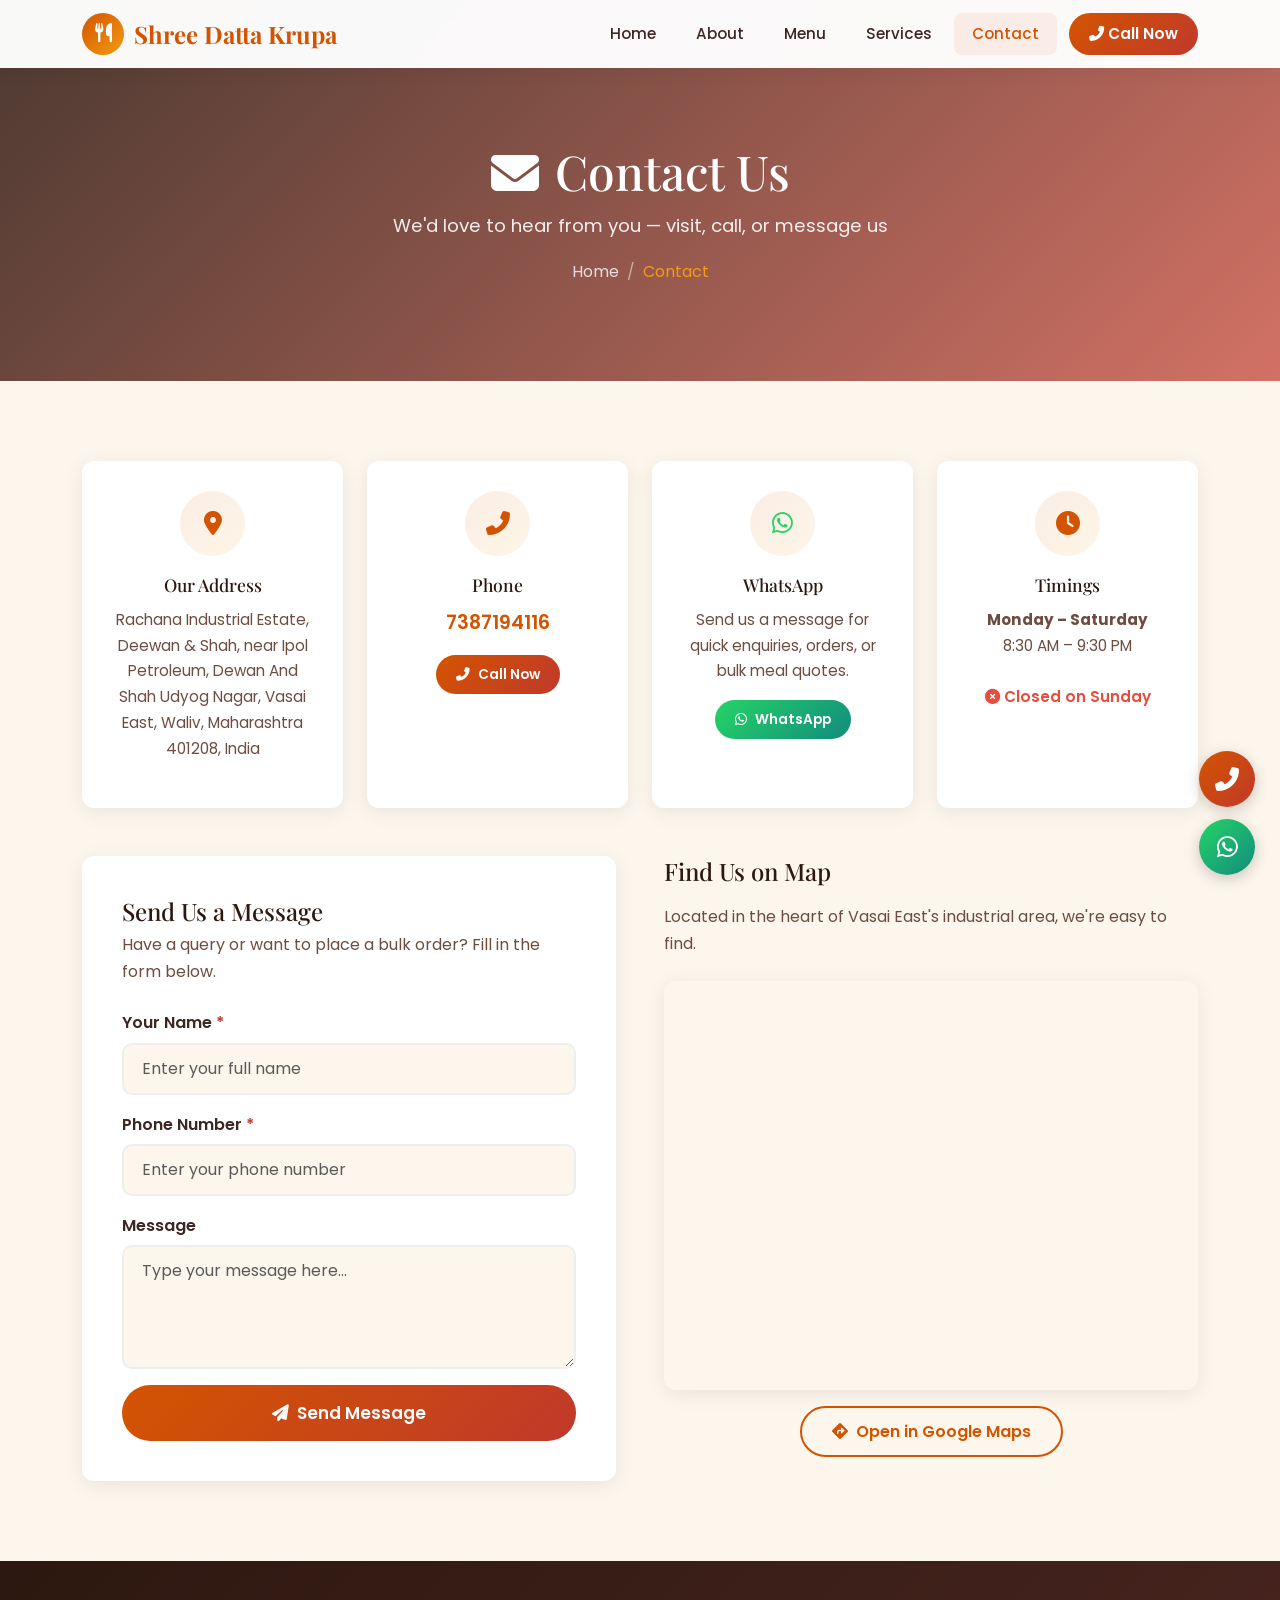
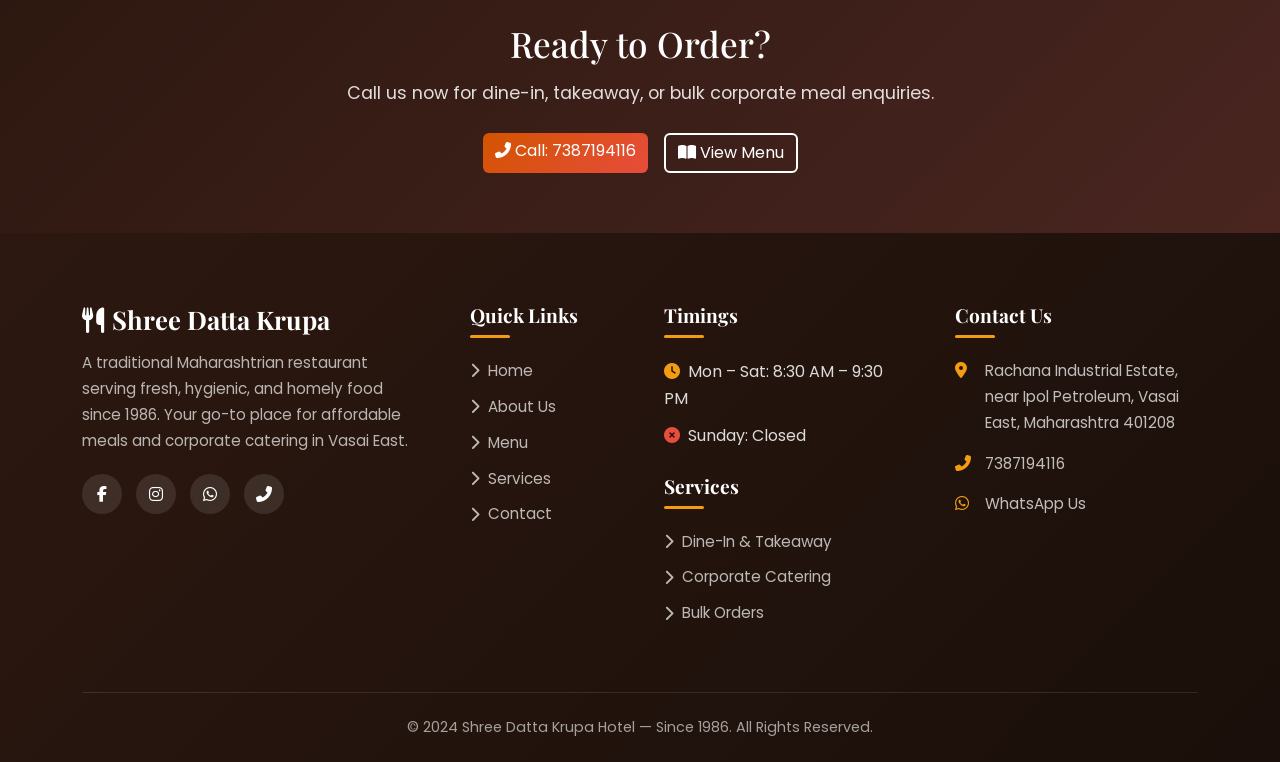
<file: contact.html>
<!DOCTYPE html>
<html lang="en">
<head>
  <meta charset="UTF-8">
  <meta name="viewport" content="width=device-width, initial-scale=1.0">
  <meta name="description" content="Contact Shree Datta Krupa Hotel — Address, Phone, WhatsApp, Map & Timings. Vasai East, Maharashtra 401208.">
  <title>Contact Us — Shree Datta Krupa Hotel</title>

  <link rel="icon" type="image/svg+xml" href="images/favicon.svg">
  <link rel="preconnect" href="https://fonts.googleapis.com">
  <link rel="preconnect" href="https://fonts.gstatic.com" crossorigin>
  <link href="https://fonts.googleapis.com/css2?family=Playfair+Display:wght@400;600;700;800&family=Poppins:wght@300;400;500;600;700&display=swap" rel="stylesheet">
  <link href="https://cdn.jsdelivr.net/npm/bootstrap@5.3.2/dist/css/bootstrap.min.css" rel="stylesheet">
  <link rel="stylesheet" href="https://cdnjs.cloudflare.com/ajax/libs/font-awesome/6.5.1/css/all.min.css">
  <link rel="stylesheet" href="css/style.css">
</head>
<body>

  <!-- Preloader -->
  <div class="preloader" id="preloader">
    <div class="preloader-spinner"></div>
  </div>

  <!-- ========== NAVBAR ========== -->
  <nav class="navbar navbar-expand-lg fixed-top" id="mainNavbar">
    <div class="container">
      <a class="navbar-brand" href="index.html">
        <span class="brand-icon"><i class="fas fa-utensils"></i></span>
        Shree Datta Krupa
      </a>
      <button class="navbar-toggler" type="button" data-bs-toggle="collapse" data-bs-target="#navMenu">
        <i class="fas fa-bars" style="color: var(--primary); font-size: 1.4rem;"></i>
      </button>
      <div class="collapse navbar-collapse" id="navMenu">
        <ul class="navbar-nav ms-auto align-items-center gap-1">
          <li class="nav-item"><a class="nav-link" href="index.html">Home</a></li>
          <li class="nav-item"><a class="nav-link" href="about.html">About</a></li>
          <li class="nav-item"><a class="nav-link" href="menu.html">Menu</a></li>
          <li class="nav-item"><a class="nav-link" href="services.html">Services</a></li>
          <li class="nav-item"><a class="nav-link active" href="contact.html">Contact</a></li>
          <li class="nav-item ms-lg-2">
            <a class="nav-link nav-call-btn" href="tel:7387194116">
              <i class="fas fa-phone-alt"></i> Call Now
            </a>
          </li>
        </ul>
      </div>
    </div>
  </nav>

  <!-- ========== PAGE HEADER ========== -->
  <section class="page-header" style="background-image: linear-gradient(135deg, rgba(44,24,16,0.85), rgba(192,57,43,0.7)), url('https://images.unsplash.com/photo-1555396273-367ea4eb4db5?w=1600&q=80');">
    <div class="container">
      <h1><i class="fas fa-envelope me-3"></i>Contact Us</h1>
      <p class="mt-2">We'd love to hear from you — visit, call, or message us</p>
      <nav aria-label="breadcrumb" class="mt-3">
        <ol class="breadcrumb justify-content-center" style="--bs-breadcrumb-divider-color: rgba(255,255,255,0.5);">
          <li class="breadcrumb-item"><a href="index.html" style="color: rgba(255,255,255,0.8);">Home</a></li>
          <li class="breadcrumb-item active" style="color: var(--gold);">Contact</li>
        </ol>
      </nav>
    </div>
  </section>

  <!-- ========== CONTACT CARDS ========== -->
  <section class="section-padding" style="background: var(--cream);">
    <div class="container">

      <div class="row g-4 mb-5">
        <!-- Address -->
        <div class="col-lg-3 col-md-6 fade-up">
          <div class="contact-card">
            <div class="card-icon">
              <i class="fas fa-map-marker-alt"></i>
            </div>
            <h5>Our Address</h5>
            <p>Rachana Industrial Estate, Deewan &amp; Shah, near Ipol Petroleum, Dewan And Shah Udyog Nagar, Vasai East, Waliv, Maharashtra 401208, India</p>
          </div>
        </div>
        <!-- Phone -->
        <div class="col-lg-3 col-md-6 fade-up">
          <div class="contact-card">
            <div class="card-icon">
              <i class="fas fa-phone-alt"></i>
            </div>
            <h5>Phone</h5>
            <p style="font-size: 1.2rem; font-weight: 600;">
              <a href="tel:7387194116" style="color: var(--primary);">7387194116</a>
            </p>
            <a href="tel:7387194116" class="btn-primary-custom" style="font-size: 0.85rem; padding: 8px 20px;">
              <i class="fas fa-phone-alt"></i> Call Now
            </a>
          </div>
        </div>
        <!-- WhatsApp -->
        <div class="col-lg-3 col-md-6 fade-up">
          <div class="contact-card">
            <div class="card-icon" style="color: #25d366;">
              <i class="fab fa-whatsapp"></i>
            </div>
            <h5>WhatsApp</h5>
            <p>Send us a message for quick enquiries, orders, or bulk meal quotes.</p>
            <a href="https://wa.me/917387194116?text=Hi%2C%20I%20would%20like%20to%20enquire%20about%20your%20services." target="_blank" class="btn-primary-custom" style="font-size: 0.85rem; padding: 8px 20px; background: linear-gradient(135deg, #25d366, #128c7e);">
              <i class="fab fa-whatsapp"></i> WhatsApp
            </a>
          </div>
        </div>
        <!-- Timings -->
        <div class="col-lg-3 col-md-6 fade-up">
          <div class="contact-card">
            <div class="card-icon">
              <i class="fas fa-clock"></i>
            </div>
            <h5>Timings</h5>
            <p>
              <strong>Monday – Saturday</strong><br>
              8:30 AM – 9:30 PM<br><br>
              <span style="color: #e74c3c; font-weight: 600;">
                <i class="fas fa-times-circle me-1"></i>Closed on Sunday
              </span>
            </p>
          </div>
        </div>
      </div>

      <!-- Contact Form & Map -->
      <div class="row g-5">

        <!-- Contact Form -->
        <div class="col-lg-6 fade-left">
          <div class="contact-form">
            <h3 class="mb-1" style="font-size: 1.5rem;">Send Us a Message</h3>
            <p class="mb-4" style="color: var(--text-light);">Have a query or want to place a bulk order? Fill in the form below.</p>
            <form id="contactForm" onsubmit="return handleContactForm(event)">
              <input type="hidden" name="access_key" value="f7a0f46e-76e7-474e-92cc-b07341b58743">
              <input type="hidden" name="subject" value="New Contact Form Message — Shree Datta Krupa Hotel Website">
              <input type="hidden" name="from_name" value="Shree Datta Krupa Hotel Website">
              <input type="checkbox" name="botcheck" style="display: none;">
              <div class="mb-3">
                <label for="contactName" class="form-label">Your Name <span style="color: var(--accent);">*</span></label>
                <input type="text" class="form-control" id="contactName" name="name" placeholder="Enter your full name" required>
              </div>
              <div class="mb-3">
                <label for="contactPhone" class="form-label">Phone Number <span style="color: var(--accent);">*</span></label>
                <input type="tel" class="form-control" id="contactPhone" name="phone" placeholder="Enter your phone number" pattern="[0-9]{10}" required>
              </div>
              <div class="mb-3">
                <label for="contactMessage" class="form-label">Message</label>
                <textarea class="form-control" id="contactMessage" name="message" rows="4" placeholder="Type your message here..."></textarea>
              </div>
              <button type="submit" id="submitBtn" class="btn-primary-custom w-100 justify-content-center" style="padding: 14px; font-size: 1.05rem;">
                <i class="fas fa-paper-plane"></i> Send Message
              </button>
            </form>
            <div id="formSuccess" class="mt-3 text-center" style="display: none;">
              <div style="background: #d4edda; color: #155724; padding: 15px; border-radius: 10px;">
                <i class="fas fa-check-circle me-2"></i>Thank you! Your message has been sent to our email. We'll get back to you soon.
              </div>
            </div>
            <div id="formError" class="mt-3 text-center" style="display: none;">
              <div style="background: #f8d7da; color: #721c24; padding: 15px; border-radius: 10px;">
                <i class="fas fa-exclamation-circle me-2"></i>Oops! Something went wrong. Please try again or <a href="https://wa.me/917387194116?text=Hi%2C%20I%20tried%20contacting%20via%20website%20form." target="_blank" style="color: #721c24; font-weight: 600;">message us on WhatsApp</a>.
              </div>
            </div>
          </div>
        </div>

        <!-- Map -->
        <div class="col-lg-6 fade-right">
          <h3 class="mb-3" style="font-size: 1.5rem;">Find Us on Map</h3>
          <p class="mb-4" style="color: var(--text-light);">Located in the heart of Vasai East's industrial area, we're easy to find.</p>
          <div class="map-wrapper">
            <iframe
              src="https://maps.google.com/maps?q=Shree+Datta+Krupa+Hotel%2C+Rachana+Industrial+Estate%2C+Vasai+East%2C+Maharashtra+401208&t=&z=17&ie=UTF8&iwloc=B&output=embed"
              allowfullscreen=""
              loading="lazy"
              referrerpolicy="no-referrer-when-downgrade"
              title="Shree Datta Krupa Hotel Location">
            </iframe>
          </div>
          <div class="mt-3 text-center">
            <a href="https://maps.google.com/?q=Shree+Datta+Krupa+Hotel%2C+Rachana+Industrial+Estate%2C+Vasai+East%2C+Maharashtra+401208" target="_blank" class="btn-outline-custom">
              <i class="fas fa-directions"></i> Open in Google Maps
            </a>
          </div>
        </div>

      </div>
    </div>
  </section>

  <!-- ========== CTA ========== -->
  <section class="trust-banner">
    <div class="container text-center">
      <h2>Ready to Order?</h2>
      <p>Call us now for dine-in, takeaway, or bulk corporate meal enquiries.</p>
      <div class="mt-4 d-flex justify-content-center gap-3 flex-wrap">
        <a href="tel:7387194116" class="btn btn-hero-primary">
          <i class="fas fa-phone-alt"></i> Call: 7387194116
        </a>
        <a href="menu.html" class="btn btn-hero-outline">
          <i class="fas fa-book-open"></i> View Menu
        </a>
      </div>
    </div>
  </section>

  <!-- ========== FOOTER ========== -->
  <footer class="site-footer">
    <div class="container">
      <div class="row g-5">
        <div class="col-lg-4">
          <h3 class="footer-brand"><i class="fas fa-utensils me-2"></i>Shree Datta Krupa</h3>
          <p class="footer-desc">A traditional Maharashtrian restaurant serving fresh, hygienic, and homely food since 1986. Your go-to place for affordable meals and corporate catering in Vasai East.</p>
          <div class="footer-social">
            <a href="#" aria-label="Facebook"><i class="fab fa-facebook-f"></i></a>
            <a href="#" aria-label="Instagram"><i class="fab fa-instagram"></i></a>
            <a href="https://wa.me/917387194116" aria-label="WhatsApp"><i class="fab fa-whatsapp"></i></a>
            <a href="tel:7387194116" aria-label="Phone"><i class="fas fa-phone-alt"></i></a>
          </div>
        </div>
        <div class="col-lg-2 col-md-4">
          <h5 class="footer-heading">Quick Links</h5>
          <ul class="footer-links">
            <li><a href="index.html"><i class="fas fa-chevron-right"></i> Home</a></li>
            <li><a href="about.html"><i class="fas fa-chevron-right"></i> About Us</a></li>
            <li><a href="menu.html"><i class="fas fa-chevron-right"></i> Menu</a></li>
            <li><a href="services.html"><i class="fas fa-chevron-right"></i> Services</a></li>
            <li><a href="contact.html"><i class="fas fa-chevron-right"></i> Contact</a></li>
          </ul>
        </div>
        <div class="col-lg-3 col-md-4">
          <h5 class="footer-heading">Timings</h5>
          <ul class="footer-links">
            <li><i class="fas fa-clock" style="color: var(--gold);"></i>&nbsp; Mon – Sat: 8:30 AM – 9:30 PM</li>
            <li><i class="fas fa-times-circle" style="color: #e74c3c;"></i>&nbsp; Sunday: Closed</li>
          </ul>
          <h5 class="footer-heading mt-4">Services</h5>
          <ul class="footer-links">
            <li><a href="services.html"><i class="fas fa-chevron-right"></i> Dine-In & Takeaway</a></li>
            <li><a href="services.html"><i class="fas fa-chevron-right"></i> Corporate Catering</a></li>
            <li><a href="services.html"><i class="fas fa-chevron-right"></i> Bulk Orders</a></li>
          </ul>
        </div>
        <div class="col-lg-3 col-md-4">
          <h5 class="footer-heading">Contact Us</h5>
          <div class="footer-contact-item">
            <i class="fas fa-map-marker-alt"></i>
            <span>Rachana Industrial Estate, near Ipol Petroleum, Vasai East, Maharashtra 401208</span>
          </div>
          <div class="footer-contact-item">
            <i class="fas fa-phone-alt"></i>
            <span><a href="tel:7387194116" style="color: inherit;">7387194116</a></span>
          </div>
          <div class="footer-contact-item">
            <i class="fab fa-whatsapp"></i>
            <span><a href="https://wa.me/917387194116" style="color: inherit;">WhatsApp Us</a></span>
          </div>
        </div>
      </div>
      <div class="footer-bottom">
        <p>&copy; 2024 Shree Datta Krupa Hotel — Since 1986. All Rights Reserved.</p>
      </div>
    </div>
  </footer>

  <!-- ========== FLOATING BUTTONS ========== -->
  <div class="floating-btns">
    <button class="float-btn float-btn-top" id="scrollTopBtn" aria-label="Scroll to top" onclick="window.scrollTo({top: 0, behavior: 'smooth'})">
      <i class="fas fa-arrow-up"></i>
    </button>
    <a href="tel:7387194116" class="float-btn float-btn-call" aria-label="Call Now">
      <i class="fas fa-phone-alt"></i>
    </a>
    <a href="https://wa.me/917387194116?text=Hi%2C%20I%20would%20like%20to%20enquire%20about%20your%20services." target="_blank" class="float-btn float-btn-whatsapp" aria-label="WhatsApp">
      <i class="fab fa-whatsapp"></i>
    </a>
  </div>

  <script src="https://cdn.jsdelivr.net/npm/bootstrap@5.3.2/dist/js/bootstrap.bundle.min.js"></script>
  <script src="js/main.js"></script>
</body>
</html>
</file>
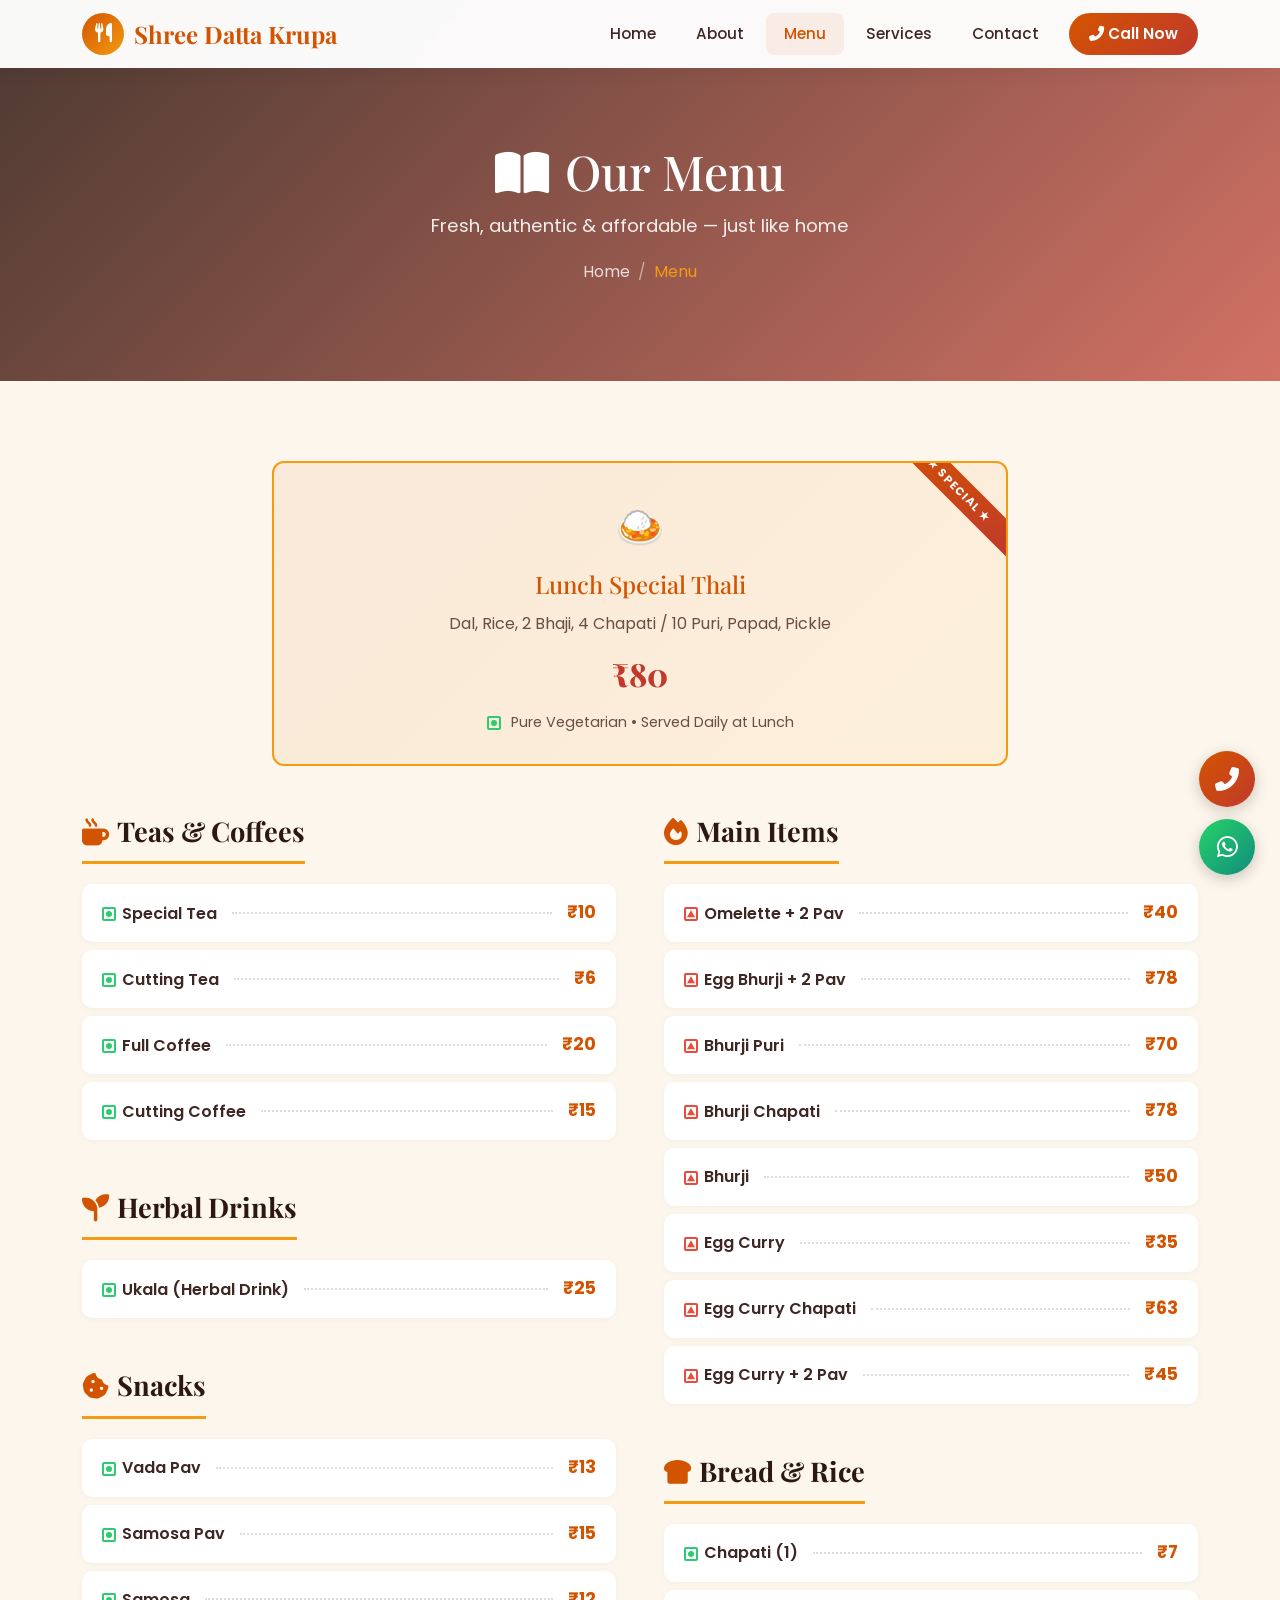
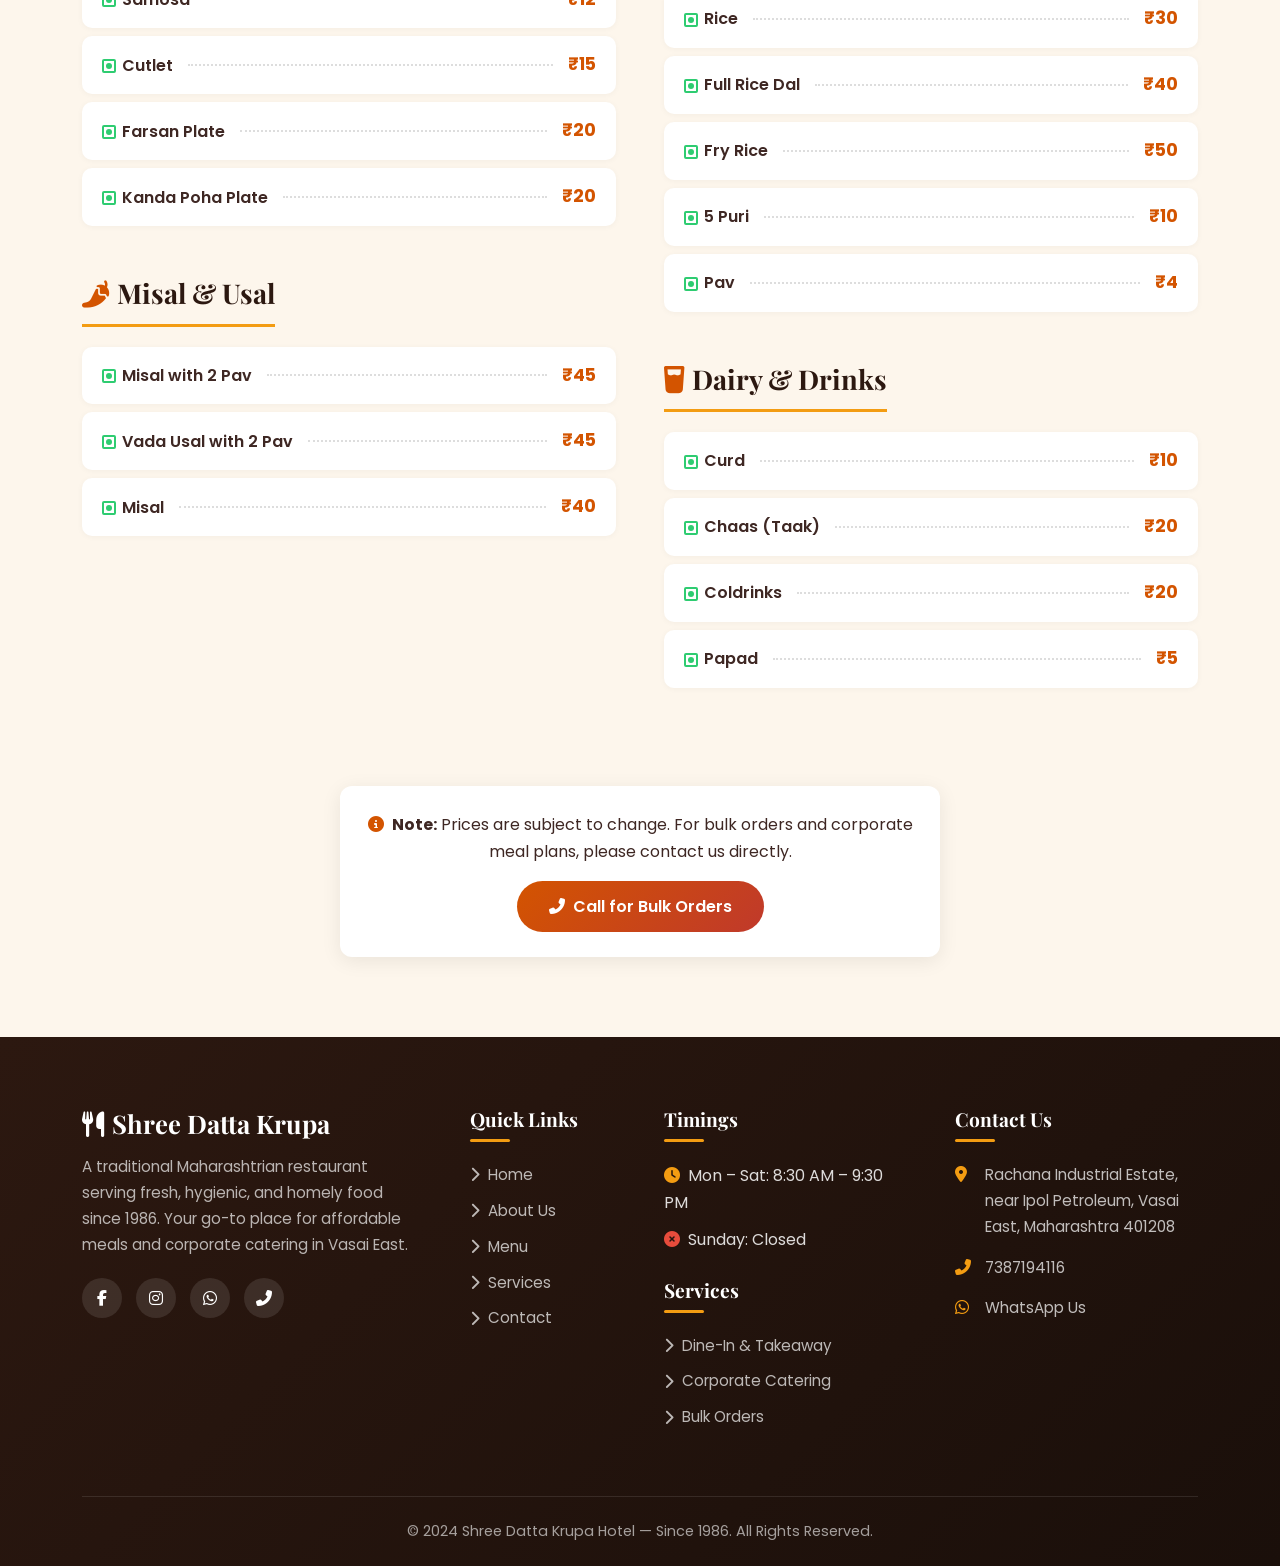
<file: menu.html>
<!DOCTYPE html>
<html lang="en">
<head>
  <meta charset="UTF-8">
  <meta name="viewport" content="width=device-width, initial-scale=1.0">
  <meta name="description" content="Menu of Shree Datta Krupa Hotel — Tea, Coffee, Snacks, Misal, Lunch Thali, Egg Items and more. Affordable prices.">
  <title>Menu — Shree Datta Krupa Hotel</title>

  <link rel="icon" type="image/svg+xml" href="images/favicon.svg">
  <link rel="preconnect" href="https://fonts.googleapis.com">
  <link rel="preconnect" href="https://fonts.gstatic.com" crossorigin>
  <link href="https://fonts.googleapis.com/css2?family=Playfair+Display:wght@400;600;700;800&family=Poppins:wght@300;400;500;600;700&display=swap" rel="stylesheet">
  <link href="https://cdn.jsdelivr.net/npm/bootstrap@5.3.2/dist/css/bootstrap.min.css" rel="stylesheet">
  <link rel="stylesheet" href="https://cdnjs.cloudflare.com/ajax/libs/font-awesome/6.5.1/css/all.min.css">
  <link rel="stylesheet" href="css/style.css">
</head>
<body>

  <!-- Preloader -->
  <div class="preloader" id="preloader">
    <div class="preloader-spinner"></div>
  </div>

  <!-- ========== NAVBAR ========== -->
  <nav class="navbar navbar-expand-lg fixed-top" id="mainNavbar">
    <div class="container">
      <a class="navbar-brand" href="index.html">
        <span class="brand-icon"><i class="fas fa-utensils"></i></span>
        Shree Datta Krupa
      </a>
      <button class="navbar-toggler" type="button" data-bs-toggle="collapse" data-bs-target="#navMenu">
        <i class="fas fa-bars" style="color: var(--primary); font-size: 1.4rem;"></i>
      </button>
      <div class="collapse navbar-collapse" id="navMenu">
        <ul class="navbar-nav ms-auto align-items-center gap-1">
          <li class="nav-item"><a class="nav-link" href="index.html">Home</a></li>
          <li class="nav-item"><a class="nav-link" href="about.html">About</a></li>
          <li class="nav-item"><a class="nav-link active" href="menu.html">Menu</a></li>
          <li class="nav-item"><a class="nav-link" href="services.html">Services</a></li>
          <li class="nav-item"><a class="nav-link" href="contact.html">Contact</a></li>
          <li class="nav-item ms-lg-2">
            <a class="nav-link nav-call-btn" href="tel:7387194116">
              <i class="fas fa-phone-alt"></i> Call Now
            </a>
          </li>
        </ul>
      </div>
    </div>
  </nav>

  <!-- ========== PAGE HEADER ========== -->
  <section class="page-header">
    <div class="container">
      <h1><i class="fas fa-book-open me-3"></i>Our Menu</h1>
      <p class="mt-2">Fresh, authentic &amp; affordable — just like home</p>
      <nav aria-label="breadcrumb" class="mt-3">
        <ol class="breadcrumb justify-content-center" style="--bs-breadcrumb-divider-color: rgba(255,255,255,0.5);">
          <li class="breadcrumb-item"><a href="index.html" style="color: rgba(255,255,255,0.8);">Home</a></li>
          <li class="breadcrumb-item active" style="color: var(--gold);">Menu</li>
        </ol>
      </nav>
    </div>
  </section>

  <!-- ========== MENU CONTENT ========== -->
  <section class="section-padding" style="background: var(--cream);">
    <div class="container">

      <!-- Lunch Special Highlight -->
      <div class="row justify-content-center mb-5">
        <div class="col-lg-8 fade-up">
          <div class="menu-highlight">
            <span style="font-size: 2.5rem;">🍛</span>
            <h3 class="mt-2">Lunch Special Thali</h3>
            <p class="special-desc">Dal, Rice, 2 Bhaji, 4 Chapati / 10 Puri, Papad, Pickle</p>
            <div class="special-price">₹80</div>
            <p class="mt-2 mb-0" style="color: var(--text-light); font-size: 0.9rem;"><span class="veg-indicator"></span> Pure Vegetarian • Served Daily at Lunch</p>
          </div>
        </div>
      </div>

      <div class="row g-5">

        <!-- Left Column -->
        <div class="col-lg-6">

          <!-- Teas & Coffees -->
          <div class="menu-category fade-up">
            <h3 class="menu-category-title"><i class="fas fa-mug-hot me-2" style="color: var(--primary);"></i>Teas &amp; Coffees</h3>
            <div class="menu-item">
              <span class="menu-item-name"><span class="veg-indicator"></span>Special Tea</span>
              <span class="menu-item-dots"></span>
              <span class="menu-item-price">₹10</span>
            </div>
            <div class="menu-item">
              <span class="menu-item-name"><span class="veg-indicator"></span>Cutting Tea</span>
              <span class="menu-item-dots"></span>
              <span class="menu-item-price">₹6</span>
            </div>
            <div class="menu-item">
              <span class="menu-item-name"><span class="veg-indicator"></span>Full Coffee</span>
              <span class="menu-item-dots"></span>
              <span class="menu-item-price">₹20</span>
            </div>
            <div class="menu-item">
              <span class="menu-item-name"><span class="veg-indicator"></span>Cutting Coffee</span>
              <span class="menu-item-dots"></span>
              <span class="menu-item-price">₹15</span>
            </div>
          </div>

          <!-- Herbal Drinks -->
          <div class="menu-category fade-up">
            <h3 class="menu-category-title"><i class="fas fa-seedling me-2" style="color: var(--primary);"></i>Herbal Drinks</h3>
            <div class="menu-item">
              <span class="menu-item-name"><span class="veg-indicator"></span>Ukala (Herbal Drink)</span>
              <span class="menu-item-dots"></span>
              <span class="menu-item-price">₹25</span>
            </div>
          </div>

          <!-- Snacks -->
          <div class="menu-category fade-up">
            <h3 class="menu-category-title"><i class="fas fa-cookie-bite me-2" style="color: var(--primary);"></i>Snacks</h3>
            <div class="menu-item">
              <span class="menu-item-name"><span class="veg-indicator"></span>Vada Pav</span>
              <span class="menu-item-dots"></span>
              <span class="menu-item-price">₹13</span>
            </div>
            <div class="menu-item">
              <span class="menu-item-name"><span class="veg-indicator"></span>Samosa Pav</span>
              <span class="menu-item-dots"></span>
              <span class="menu-item-price">₹15</span>
            </div>
            <div class="menu-item">
              <span class="menu-item-name"><span class="veg-indicator"></span>Samosa</span>
              <span class="menu-item-dots"></span>
              <span class="menu-item-price">₹12</span>
            </div>
            <div class="menu-item">
              <span class="menu-item-name"><span class="veg-indicator"></span>Cutlet</span>
              <span class="menu-item-dots"></span>
              <span class="menu-item-price">₹15</span>
            </div>
            <div class="menu-item">
              <span class="menu-item-name"><span class="veg-indicator"></span>Farsan Plate</span>
              <span class="menu-item-dots"></span>
              <span class="menu-item-price">₹20</span>
            </div>
            <div class="menu-item">
              <span class="menu-item-name"><span class="veg-indicator"></span>Kanda Poha Plate</span>
              <span class="menu-item-dots"></span>
              <span class="menu-item-price">₹20</span>
            </div>
          </div>

          <!-- Misal & Usal -->
          <div class="menu-category fade-up">
            <h3 class="menu-category-title"><i class="fas fa-pepper-hot me-2" style="color: var(--primary);"></i>Misal &amp; Usal</h3>
            <div class="menu-item">
              <span class="menu-item-name"><span class="veg-indicator"></span>Misal with 2 Pav</span>
              <span class="menu-item-dots"></span>
              <span class="menu-item-price">₹45</span>
            </div>
            <div class="menu-item">
              <span class="menu-item-name"><span class="veg-indicator"></span>Vada Usal with 2 Pav</span>
              <span class="menu-item-dots"></span>
              <span class="menu-item-price">₹45</span>
            </div>
            <div class="menu-item">
              <span class="menu-item-name"><span class="veg-indicator"></span>Misal</span>
              <span class="menu-item-dots"></span>
              <span class="menu-item-price">₹40</span>
            </div>
          </div>

        </div>

        <!-- Right Column -->
        <div class="col-lg-6">

          <!-- Main Items -->
          <div class="menu-category fade-up">
            <h3 class="menu-category-title"><i class="fas fa-fire me-2" style="color: var(--primary);"></i>Main Items</h3>
            <div class="menu-item">
              <span class="menu-item-name"><span class="nonveg-indicator"></span>Omelette + 2 Pav</span>
              <span class="menu-item-dots"></span>
              <span class="menu-item-price">₹40</span>
            </div>
            <div class="menu-item">
              <span class="menu-item-name"><span class="nonveg-indicator"></span>Egg Bhurji + 2 Pav</span>
              <span class="menu-item-dots"></span>
              <span class="menu-item-price">₹78</span>
            </div>
            <div class="menu-item">
              <span class="menu-item-name"><span class="nonveg-indicator"></span>Bhurji Puri</span>
              <span class="menu-item-dots"></span>
              <span class="menu-item-price">₹70</span>
            </div>
            <div class="menu-item">
              <span class="menu-item-name"><span class="nonveg-indicator"></span>Bhurji Chapati</span>
              <span class="menu-item-dots"></span>
              <span class="menu-item-price">₹78</span>
            </div>
            <div class="menu-item">
              <span class="menu-item-name"><span class="nonveg-indicator"></span>Bhurji</span>
              <span class="menu-item-dots"></span>
              <span class="menu-item-price">₹50</span>
            </div>
            <div class="menu-item">
              <span class="menu-item-name"><span class="nonveg-indicator"></span>Egg Curry</span>
              <span class="menu-item-dots"></span>
              <span class="menu-item-price">₹35</span>
            </div>
            <div class="menu-item">
              <span class="menu-item-name"><span class="nonveg-indicator"></span>Egg Curry Chapati</span>
              <span class="menu-item-dots"></span>
              <span class="menu-item-price">₹63</span>
            </div>
            <div class="menu-item">
              <span class="menu-item-name"><span class="nonveg-indicator"></span>Egg Curry + 2 Pav</span>
              <span class="menu-item-dots"></span>
              <span class="menu-item-price">₹45</span>
            </div>
          </div>

          <!-- Bread & Rice -->
          <div class="menu-category fade-up">
            <h3 class="menu-category-title"><i class="fas fa-bread-slice me-2" style="color: var(--primary);"></i>Bread &amp; Rice</h3>
            <div class="menu-item">
              <span class="menu-item-name"><span class="veg-indicator"></span>Chapati (1)</span>
              <span class="menu-item-dots"></span>
              <span class="menu-item-price">₹7</span>
            </div>
            <div class="menu-item">
              <span class="menu-item-name"><span class="veg-indicator"></span>Rice</span>
              <span class="menu-item-dots"></span>
              <span class="menu-item-price">₹30</span>
            </div>
            <div class="menu-item">
              <span class="menu-item-name"><span class="veg-indicator"></span>Full Rice Dal</span>
              <span class="menu-item-dots"></span>
              <span class="menu-item-price">₹40</span>
            </div>
            <div class="menu-item">
              <span class="menu-item-name"><span class="veg-indicator"></span>Fry Rice</span>
              <span class="menu-item-dots"></span>
              <span class="menu-item-price">₹50</span>
            </div>
            <div class="menu-item">
              <span class="menu-item-name"><span class="veg-indicator"></span>5 Puri</span>
              <span class="menu-item-dots"></span>
              <span class="menu-item-price">₹10</span>
            </div>
            <div class="menu-item">
              <span class="menu-item-name"><span class="veg-indicator"></span>Pav</span>
              <span class="menu-item-dots"></span>
              <span class="menu-item-price">₹4</span>
            </div>
          </div>

          <!-- Dairy & Drinks -->
          <div class="menu-category fade-up">
            <h3 class="menu-category-title"><i class="fas fa-glass-water me-2" style="color: var(--primary);"></i>Dairy &amp; Drinks</h3>
            <div class="menu-item">
              <span class="menu-item-name"><span class="veg-indicator"></span>Curd</span>
              <span class="menu-item-dots"></span>
              <span class="menu-item-price">₹10</span>
            </div>
            <div class="menu-item">
              <span class="menu-item-name"><span class="veg-indicator"></span>Chaas (Taak)</span>
              <span class="menu-item-dots"></span>
              <span class="menu-item-price">₹20</span>
            </div>
            <div class="menu-item">
              <span class="menu-item-name"><span class="veg-indicator"></span>Coldrinks</span>
              <span class="menu-item-dots"></span>
              <span class="menu-item-price">₹20</span>
            </div>
            <div class="menu-item">
              <span class="menu-item-name"><span class="veg-indicator"></span>Papad</span>
              <span class="menu-item-dots"></span>
              <span class="menu-item-price">₹5</span>
            </div>
          </div>

        </div>
      </div>

      <!-- Note -->
      <div class="text-center mt-5 fade-up">
        <div style="background: var(--white); border-radius: var(--radius); padding: 25px; box-shadow: var(--shadow); display: inline-block; max-width: 600px;">
          <p class="mb-2"><i class="fas fa-info-circle me-2" style="color: var(--primary);"></i><strong>Note:</strong> Prices are subject to change. For bulk orders and corporate meal plans, please contact us directly.</p>
          <a href="tel:7387194116" class="btn-primary-custom mt-2">
            <i class="fas fa-phone-alt"></i> Call for Bulk Orders
          </a>
        </div>
      </div>

    </div>
  </section>

  <!-- ========== FOOTER ========== -->
  <footer class="site-footer">
    <div class="container">
      <div class="row g-5">
        <div class="col-lg-4">
          <h3 class="footer-brand"><i class="fas fa-utensils me-2"></i>Shree Datta Krupa</h3>
          <p class="footer-desc">A traditional Maharashtrian restaurant serving fresh, hygienic, and homely food since 1986. Your go-to place for affordable meals and corporate catering in Vasai East.</p>
          <div class="footer-social">
            <a href="#" aria-label="Facebook"><i class="fab fa-facebook-f"></i></a>
            <a href="#" aria-label="Instagram"><i class="fab fa-instagram"></i></a>
            <a href="https://wa.me/917387194116" aria-label="WhatsApp"><i class="fab fa-whatsapp"></i></a>
            <a href="tel:7387194116" aria-label="Phone"><i class="fas fa-phone-alt"></i></a>
          </div>
        </div>
        <div class="col-lg-2 col-md-4">
          <h5 class="footer-heading">Quick Links</h5>
          <ul class="footer-links">
            <li><a href="index.html"><i class="fas fa-chevron-right"></i> Home</a></li>
            <li><a href="about.html"><i class="fas fa-chevron-right"></i> About Us</a></li>
            <li><a href="menu.html"><i class="fas fa-chevron-right"></i> Menu</a></li>
            <li><a href="services.html"><i class="fas fa-chevron-right"></i> Services</a></li>
            <li><a href="contact.html"><i class="fas fa-chevron-right"></i> Contact</a></li>
          </ul>
        </div>
        <div class="col-lg-3 col-md-4">
          <h5 class="footer-heading">Timings</h5>
          <ul class="footer-links">
            <li><i class="fas fa-clock" style="color: var(--gold);"></i>&nbsp; Mon – Sat: 8:30 AM – 9:30 PM</li>
            <li><i class="fas fa-times-circle" style="color: #e74c3c;"></i>&nbsp; Sunday: Closed</li>
          </ul>
          <h5 class="footer-heading mt-4">Services</h5>
          <ul class="footer-links">
            <li><a href="services.html"><i class="fas fa-chevron-right"></i> Dine-In & Takeaway</a></li>
            <li><a href="services.html"><i class="fas fa-chevron-right"></i> Corporate Catering</a></li>
            <li><a href="services.html"><i class="fas fa-chevron-right"></i> Bulk Orders</a></li>
          </ul>
        </div>
        <div class="col-lg-3 col-md-4">
          <h5 class="footer-heading">Contact Us</h5>
          <div class="footer-contact-item">
            <i class="fas fa-map-marker-alt"></i>
            <span>Rachana Industrial Estate, near Ipol Petroleum, Vasai East, Maharashtra 401208</span>
          </div>
          <div class="footer-contact-item">
            <i class="fas fa-phone-alt"></i>
            <span><a href="tel:7387194116" style="color: inherit;">7387194116</a></span>
          </div>
          <div class="footer-contact-item">
            <i class="fab fa-whatsapp"></i>
            <span><a href="https://wa.me/917387194116" style="color: inherit;">WhatsApp Us</a></span>
          </div>
        </div>
      </div>
      <div class="footer-bottom">
        <p>&copy; 2024 Shree Datta Krupa Hotel — Since 1986. All Rights Reserved.</p>
      </div>
    </div>
  </footer>

  <!-- ========== FLOATING BUTTONS ========== -->
  <div class="floating-btns">
    <button class="float-btn float-btn-top" id="scrollTopBtn" aria-label="Scroll to top" onclick="window.scrollTo({top: 0, behavior: 'smooth'})">
      <i class="fas fa-arrow-up"></i>
    </button>
    <a href="tel:7387194116" class="float-btn float-btn-call" aria-label="Call Now">
      <i class="fas fa-phone-alt"></i>
    </a>
    <a href="https://wa.me/917387194116?text=Hi%2C%20I%20would%20like%20to%20enquire%20about%20your%20menu." target="_blank" class="float-btn float-btn-whatsapp" aria-label="WhatsApp">
      <i class="fab fa-whatsapp"></i>
    </a>
  </div>

  <script src="https://cdn.jsdelivr.net/npm/bootstrap@5.3.2/dist/js/bootstrap.bundle.min.js"></script>
  <script src="js/main.js"></script>
</body>
</html>
</file>
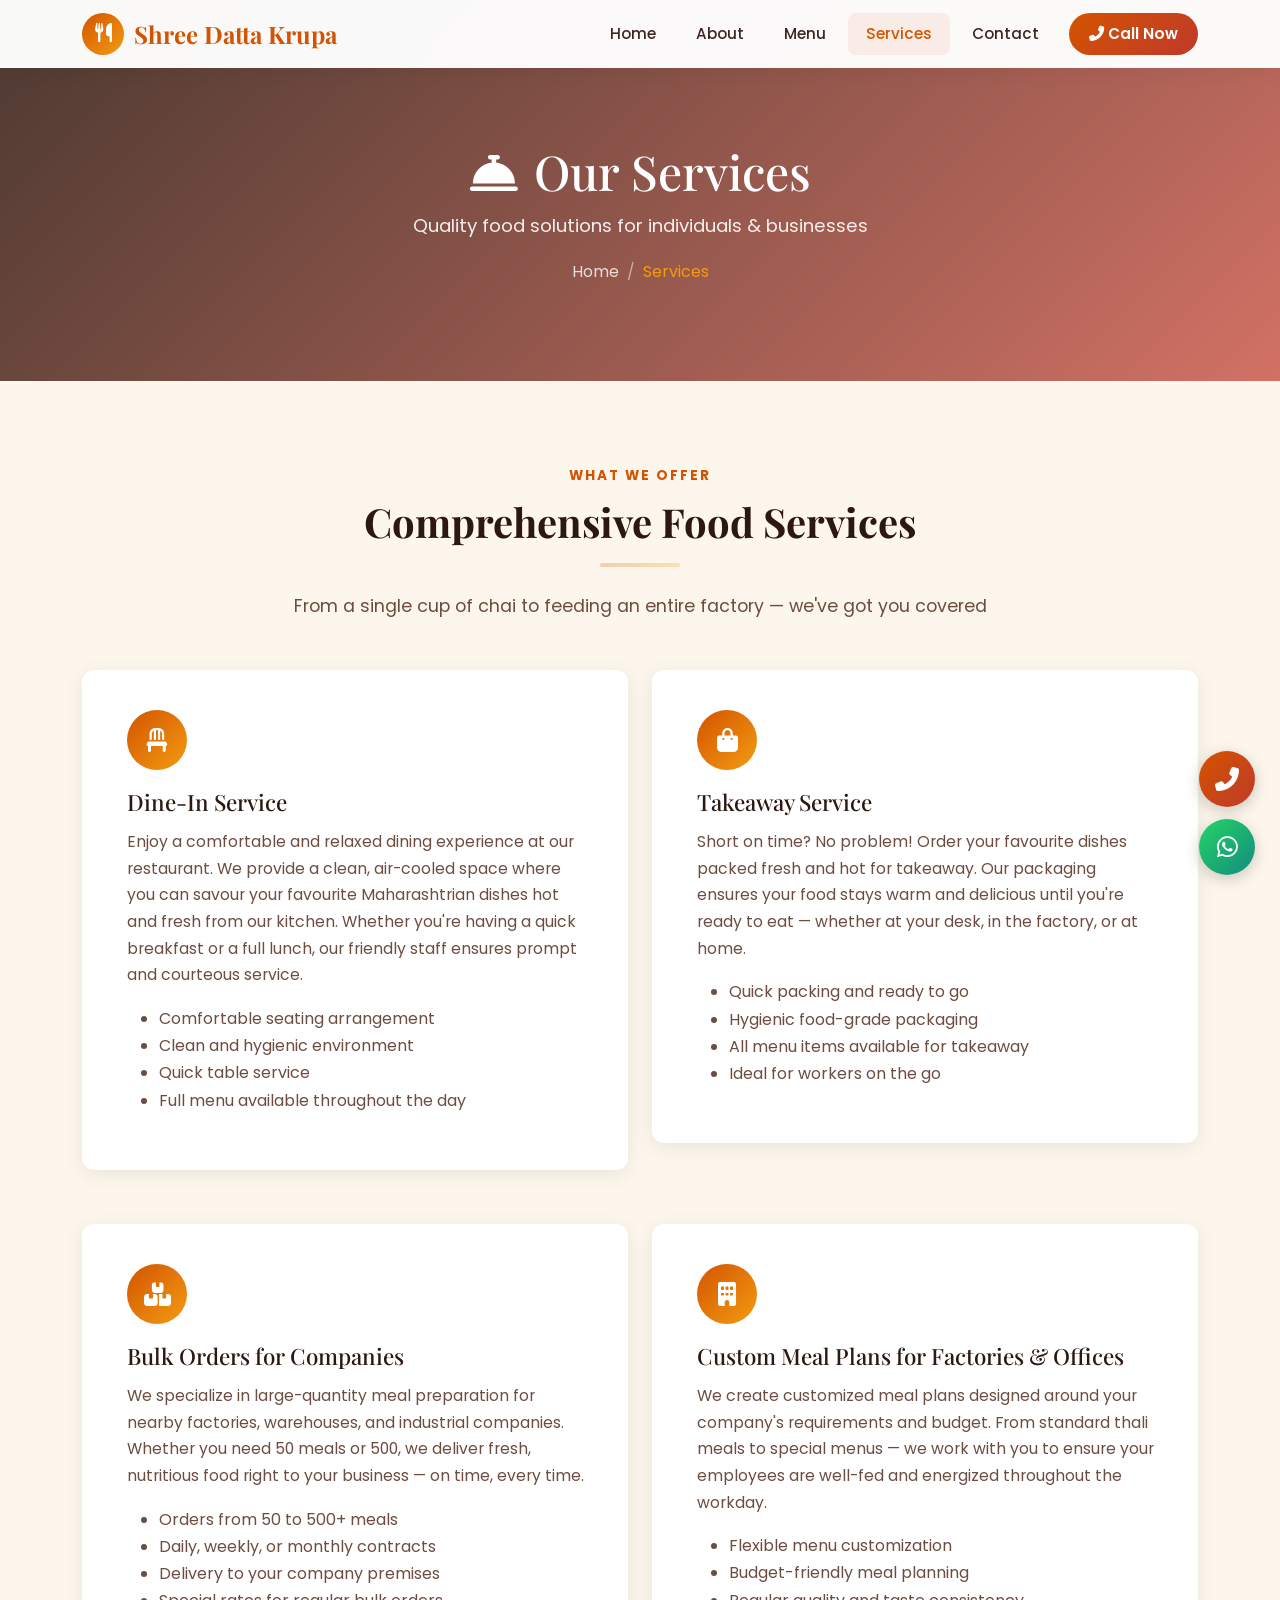
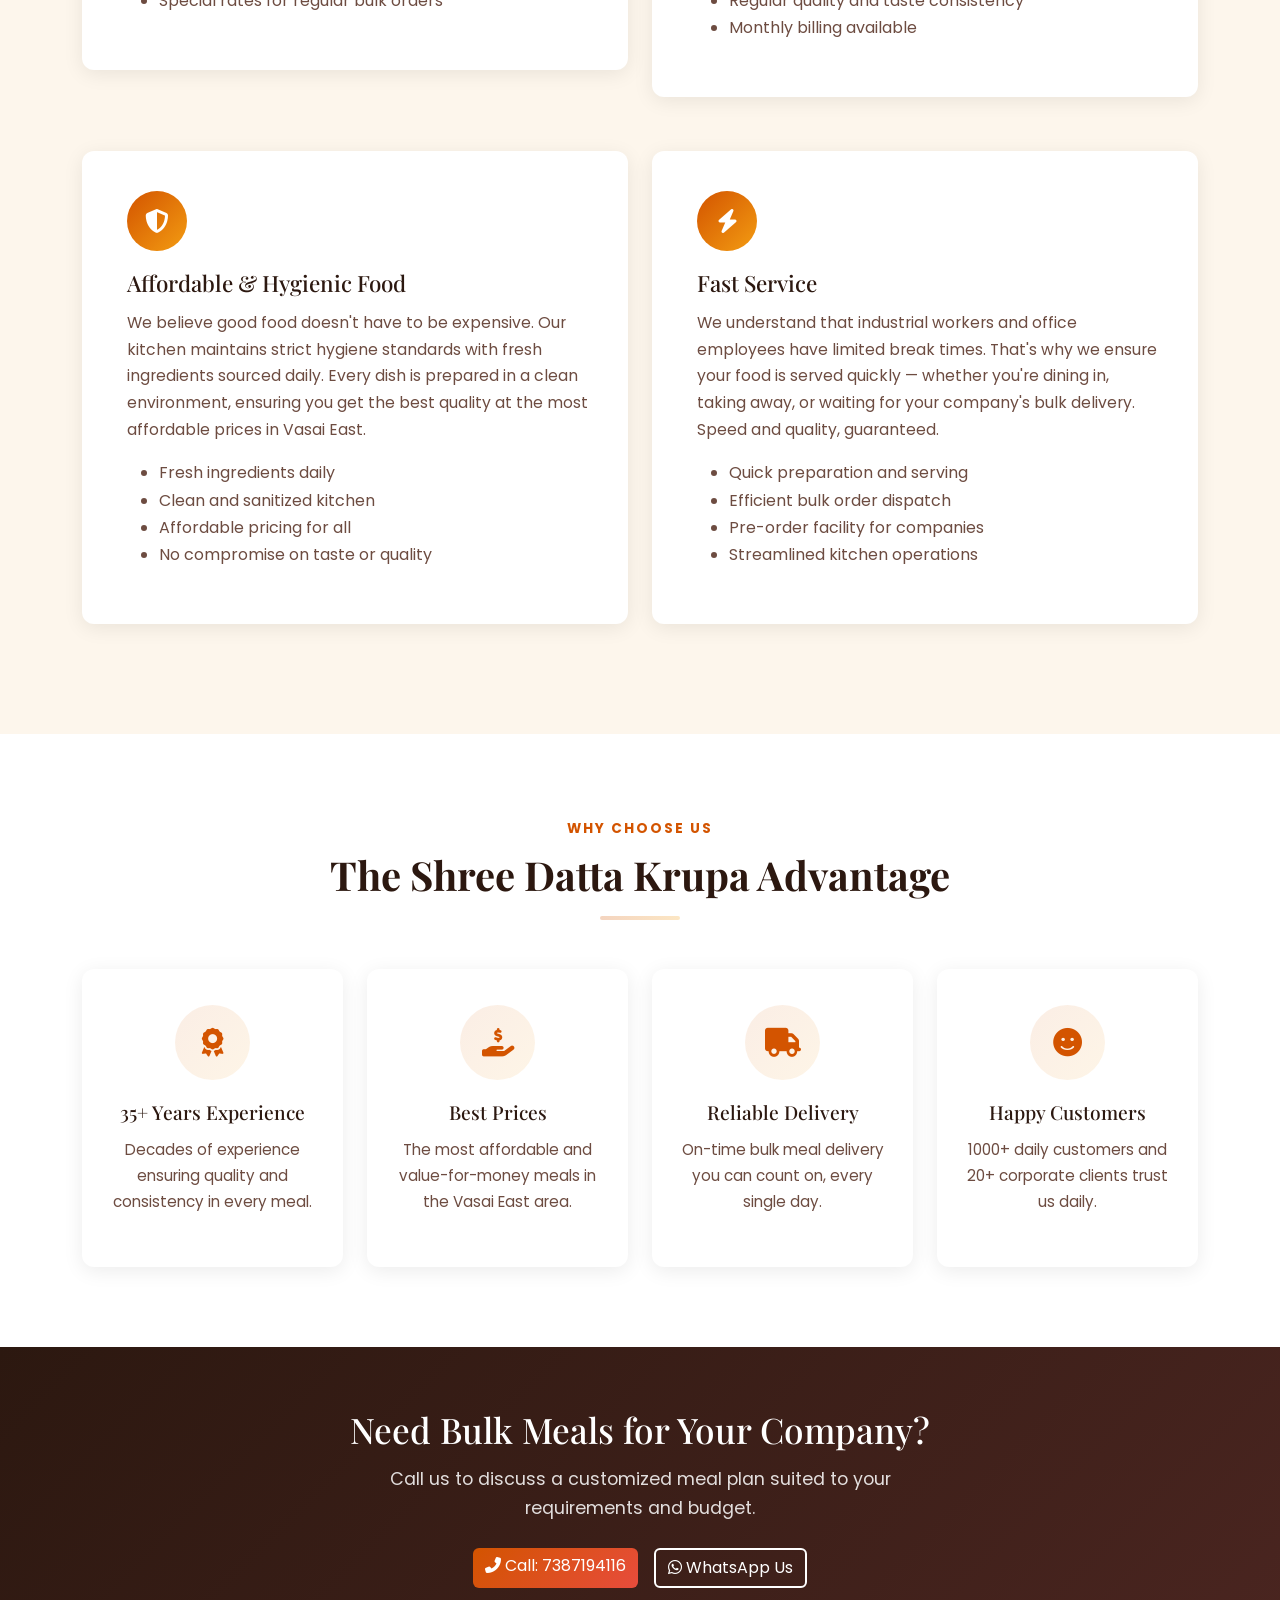
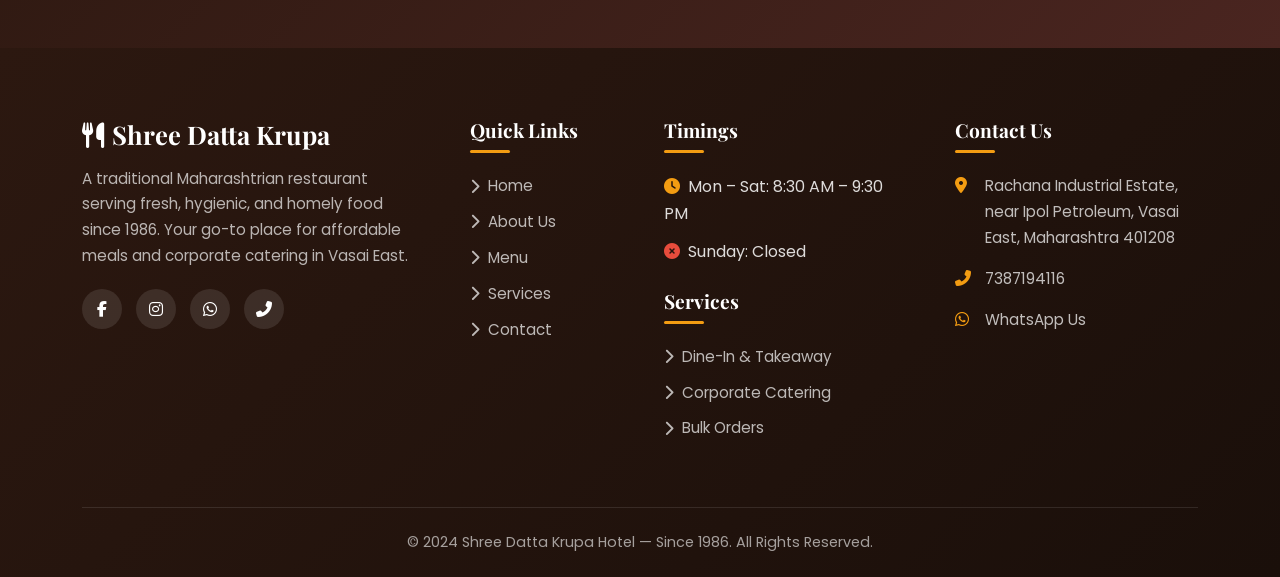
<file: services.html>
<!DOCTYPE html>
<html lang="en">
<head>
  <meta charset="UTF-8">
  <meta name="viewport" content="width=device-width, initial-scale=1.0">
  <meta name="description" content="Services by Shree Datta Krupa Hotel — Dine-In, Takeaway, Bulk Orders, Corporate Catering for offices and factories in Vasai East.">
  <title>Services — Shree Datta Krupa Hotel</title>

  <link rel="icon" type="image/svg+xml" href="images/favicon.svg">
  <link rel="preconnect" href="https://fonts.googleapis.com">
  <link rel="preconnect" href="https://fonts.gstatic.com" crossorigin>
  <link href="https://fonts.googleapis.com/css2?family=Playfair+Display:wght@400;600;700;800&family=Poppins:wght@300;400;500;600;700&display=swap" rel="stylesheet">
  <link href="https://cdn.jsdelivr.net/npm/bootstrap@5.3.2/dist/css/bootstrap.min.css" rel="stylesheet">
  <link rel="stylesheet" href="https://cdnjs.cloudflare.com/ajax/libs/font-awesome/6.5.1/css/all.min.css">
  <link rel="stylesheet" href="css/style.css">
</head>
<body>

  <!-- Preloader -->
  <div class="preloader" id="preloader">
    <div class="preloader-spinner"></div>
  </div>

  <!-- ========== NAVBAR ========== -->
  <nav class="navbar navbar-expand-lg fixed-top" id="mainNavbar">
    <div class="container">
      <a class="navbar-brand" href="index.html">
        <span class="brand-icon"><i class="fas fa-utensils"></i></span>
        Shree Datta Krupa
      </a>
      <button class="navbar-toggler" type="button" data-bs-toggle="collapse" data-bs-target="#navMenu">
        <i class="fas fa-bars" style="color: var(--primary); font-size: 1.4rem;"></i>
      </button>
      <div class="collapse navbar-collapse" id="navMenu">
        <ul class="navbar-nav ms-auto align-items-center gap-1">
          <li class="nav-item"><a class="nav-link" href="index.html">Home</a></li>
          <li class="nav-item"><a class="nav-link" href="about.html">About</a></li>
          <li class="nav-item"><a class="nav-link" href="menu.html">Menu</a></li>
          <li class="nav-item"><a class="nav-link active" href="services.html">Services</a></li>
          <li class="nav-item"><a class="nav-link" href="contact.html">Contact</a></li>
          <li class="nav-item ms-lg-2">
            <a class="nav-link nav-call-btn" href="tel:7387194116">
              <i class="fas fa-phone-alt"></i> Call Now
            </a>
          </li>
        </ul>
      </div>
    </div>
  </nav>

  <!-- ========== PAGE HEADER ========== -->
  <section class="page-header" style="background-image: linear-gradient(135deg, rgba(44,24,16,0.85), rgba(192,57,43,0.7)), url('https://images.unsplash.com/photo-1414235077428-338989a2e8c0?w=1600&q=80');">
    <div class="container">
      <h1><i class="fas fa-concierge-bell me-3"></i>Our Services</h1>
      <p class="mt-2">Quality food solutions for individuals &amp; businesses</p>
      <nav aria-label="breadcrumb" class="mt-3">
        <ol class="breadcrumb justify-content-center" style="--bs-breadcrumb-divider-color: rgba(255,255,255,0.5);">
          <li class="breadcrumb-item"><a href="index.html" style="color: rgba(255,255,255,0.8);">Home</a></li>
          <li class="breadcrumb-item active" style="color: var(--gold);">Services</li>
        </ol>
      </nav>
    </div>
  </section>

  <!-- ========== SERVICES DETAIL ========== -->
  <section class="section-padding" style="background: var(--cream);">
    <div class="container">

      <div class="text-center mb-5">
        <span class="text-uppercase fw-bold" style="color: var(--primary); letter-spacing: 2px; font-size: 0.85rem;">What We Offer</span>
        <h2 class="section-title mt-2">Comprehensive Food Services</h2>
        <hr class="section-divider">
        <p class="section-subtitle">From a single cup of chai to feeding an entire factory — we've got you covered</p>
      </div>

      <div class="row g-4">

        <!-- Dine-In -->
        <div class="col-lg-6 fade-up">
          <div class="service-detail">
            <div class="detail-icon">
              <i class="fas fa-chair"></i>
            </div>
            <h3>Dine-In Service</h3>
            <p>Enjoy a comfortable and relaxed dining experience at our restaurant. We provide a clean, air-cooled space where you can savour your favourite Maharashtrian dishes hot and fresh from our kitchen. Whether you're having a quick breakfast or a full lunch, our friendly staff ensures prompt and courteous service.</p>
            <ul class="mt-3" style="color: var(--text-light);">
              <li>Comfortable seating arrangement</li>
              <li>Clean and hygienic environment</li>
              <li>Quick table service</li>
              <li>Full menu available throughout the day</li>
            </ul>
          </div>
        </div>

        <!-- Takeaway -->
        <div class="col-lg-6 fade-up">
          <div class="service-detail">
            <div class="detail-icon">
              <i class="fas fa-shopping-bag"></i>
            </div>
            <h3>Takeaway Service</h3>
            <p>Short on time? No problem! Order your favourite dishes packed fresh and hot for takeaway. Our packaging ensures your food stays warm and delicious until you're ready to eat — whether at your desk, in the factory, or at home.</p>
            <ul class="mt-3" style="color: var(--text-light);">
              <li>Quick packing and ready to go</li>
              <li>Hygienic food-grade packaging</li>
              <li>All menu items available for takeaway</li>
              <li>Ideal for workers on the go</li>
            </ul>
          </div>
        </div>

        <!-- Bulk Orders -->
        <div class="col-lg-6 fade-up">
          <div class="service-detail">
            <div class="detail-icon">
              <i class="fas fa-boxes-stacked"></i>
            </div>
            <h3>Bulk Orders for Companies</h3>
            <p>We specialize in large-quantity meal preparation for nearby factories, warehouses, and industrial companies. Whether you need 50 meals or 500, we deliver fresh, nutritious food right to your business — on time, every time.</p>
            <ul class="mt-3" style="color: var(--text-light);">
              <li>Orders from 50 to 500+ meals</li>
              <li>Daily, weekly, or monthly contracts</li>
              <li>Delivery to your company premises</li>
              <li>Special rates for regular bulk orders</li>
            </ul>
          </div>
        </div>

        <!-- Corporate Catering -->
        <div class="col-lg-6 fade-up">
          <div class="service-detail">
            <div class="detail-icon">
              <i class="fas fa-building"></i>
            </div>
            <h3>Custom Meal Plans for Factories &amp; Offices</h3>
            <p>We create customized meal plans designed around your company's requirements and budget. From standard thali meals to special menus — we work with you to ensure your employees are well-fed and energized throughout the workday.</p>
            <ul class="mt-3" style="color: var(--text-light);">
              <li>Flexible menu customization</li>
              <li>Budget-friendly meal planning</li>
              <li>Regular quality and taste consistency</li>
              <li>Monthly billing available</li>
            </ul>
          </div>
        </div>

        <!-- Affordable & Hygienic -->
        <div class="col-lg-6 fade-up">
          <div class="service-detail">
            <div class="detail-icon">
              <i class="fas fa-shield-alt"></i>
            </div>
            <h3>Affordable &amp; Hygienic Food</h3>
            <p>We believe good food doesn't have to be expensive. Our kitchen maintains strict hygiene standards with fresh ingredients sourced daily. Every dish is prepared in a clean environment, ensuring you get the best quality at the most affordable prices in Vasai East.</p>
            <ul class="mt-3" style="color: var(--text-light);">
              <li>Fresh ingredients daily</li>
              <li>Clean and sanitized kitchen</li>
              <li>Affordable pricing for all</li>
              <li>No compromise on taste or quality</li>
            </ul>
          </div>
        </div>

        <!-- Fast Service -->
        <div class="col-lg-6 fade-up">
          <div class="service-detail">
            <div class="detail-icon">
              <i class="fas fa-bolt"></i>
            </div>
            <h3>Fast Service</h3>
            <p>We understand that industrial workers and office employees have limited break times. That's why we ensure your food is served quickly — whether you're dining in, taking away, or waiting for your company's bulk delivery. Speed and quality, guaranteed.</p>
            <ul class="mt-3" style="color: var(--text-light);">
              <li>Quick preparation and serving</li>
              <li>Efficient bulk order dispatch</li>
              <li>Pre-order facility for companies</li>
              <li>Streamlined kitchen operations</li>
            </ul>
          </div>
        </div>

      </div>
    </div>
  </section>

  <!-- ========== WHY CHOOSE US ========== -->
  <section class="section-padding" style="background: var(--white);">
    <div class="container text-center">
      <span class="text-uppercase fw-bold" style="color: var(--primary); letter-spacing: 2px; font-size: 0.85rem;">Why Choose Us</span>
      <h2 class="section-title mt-2">The Shree Datta Krupa Advantage</h2>
      <hr class="section-divider">
      <div class="row g-4 mt-3">
        <div class="col-lg-3 col-sm-6 fade-up">
          <div class="service-card">
            <div class="service-icon"><i class="fas fa-award"></i></div>
            <h4>35+ Years Experience</h4>
            <p>Decades of experience ensuring quality and consistency in every meal.</p>
          </div>
        </div>
        <div class="col-lg-3 col-sm-6 fade-up">
          <div class="service-card">
            <div class="service-icon"><i class="fas fa-hand-holding-usd"></i></div>
            <h4>Best Prices</h4>
            <p>The most affordable and value-for-money meals in the Vasai East area.</p>
          </div>
        </div>
        <div class="col-lg-3 col-sm-6 fade-up">
          <div class="service-card">
            <div class="service-icon"><i class="fas fa-truck"></i></div>
            <h4>Reliable Delivery</h4>
            <p>On-time bulk meal delivery you can count on, every single day.</p>
          </div>
        </div>
        <div class="col-lg-3 col-sm-6 fade-up">
          <div class="service-card">
            <div class="service-icon"><i class="fas fa-smile"></i></div>
            <h4>Happy Customers</h4>
            <p>1000+ daily customers and 20+ corporate clients trust us daily.</p>
          </div>
        </div>
      </div>
    </div>
  </section>

  <!-- ========== CTA ========== -->
  <section class="trust-banner">
    <div class="container text-center">
      <h2>Need Bulk Meals for Your Company?</h2>
      <p>Call us to discuss a customized meal plan suited to your requirements and budget.</p>
      <div class="mt-4 d-flex justify-content-center gap-3 flex-wrap">
        <a href="tel:7387194116" class="btn btn-hero-primary">
          <i class="fas fa-phone-alt"></i> Call: 7387194116
        </a>
        <a href="https://wa.me/917387194116?text=Hi%2C%20I%20would%20like%20to%20enquire%20about%20bulk%20meal%20services." target="_blank" class="btn btn-hero-outline">
          <i class="fab fa-whatsapp"></i> WhatsApp Us
        </a>
      </div>
    </div>
  </section>

  <!-- ========== FOOTER ========== -->
  <footer class="site-footer">
    <div class="container">
      <div class="row g-5">
        <div class="col-lg-4">
          <h3 class="footer-brand"><i class="fas fa-utensils me-2"></i>Shree Datta Krupa</h3>
          <p class="footer-desc">A traditional Maharashtrian restaurant serving fresh, hygienic, and homely food since 1986. Your go-to place for affordable meals and corporate catering in Vasai East.</p>
          <div class="footer-social">
            <a href="#" aria-label="Facebook"><i class="fab fa-facebook-f"></i></a>
            <a href="#" aria-label="Instagram"><i class="fab fa-instagram"></i></a>
            <a href="https://wa.me/917387194116" aria-label="WhatsApp"><i class="fab fa-whatsapp"></i></a>
            <a href="tel:7387194116" aria-label="Phone"><i class="fas fa-phone-alt"></i></a>
          </div>
        </div>
        <div class="col-lg-2 col-md-4">
          <h5 class="footer-heading">Quick Links</h5>
          <ul class="footer-links">
            <li><a href="index.html"><i class="fas fa-chevron-right"></i> Home</a></li>
            <li><a href="about.html"><i class="fas fa-chevron-right"></i> About Us</a></li>
            <li><a href="menu.html"><i class="fas fa-chevron-right"></i> Menu</a></li>
            <li><a href="services.html"><i class="fas fa-chevron-right"></i> Services</a></li>
            <li><a href="contact.html"><i class="fas fa-chevron-right"></i> Contact</a></li>
          </ul>
        </div>
        <div class="col-lg-3 col-md-4">
          <h5 class="footer-heading">Timings</h5>
          <ul class="footer-links">
            <li><i class="fas fa-clock" style="color: var(--gold);"></i>&nbsp; Mon – Sat: 8:30 AM – 9:30 PM</li>
            <li><i class="fas fa-times-circle" style="color: #e74c3c;"></i>&nbsp; Sunday: Closed</li>
          </ul>
          <h5 class="footer-heading mt-4">Services</h5>
          <ul class="footer-links">
            <li><a href="services.html"><i class="fas fa-chevron-right"></i> Dine-In & Takeaway</a></li>
            <li><a href="services.html"><i class="fas fa-chevron-right"></i> Corporate Catering</a></li>
            <li><a href="services.html"><i class="fas fa-chevron-right"></i> Bulk Orders</a></li>
          </ul>
        </div>
        <div class="col-lg-3 col-md-4">
          <h5 class="footer-heading">Contact Us</h5>
          <div class="footer-contact-item">
            <i class="fas fa-map-marker-alt"></i>
            <span>Rachana Industrial Estate, near Ipol Petroleum, Vasai East, Maharashtra 401208</span>
          </div>
          <div class="footer-contact-item">
            <i class="fas fa-phone-alt"></i>
            <span><a href="tel:7387194116" style="color: inherit;">7387194116</a></span>
          </div>
          <div class="footer-contact-item">
            <i class="fab fa-whatsapp"></i>
            <span><a href="https://wa.me/917387194116" style="color: inherit;">WhatsApp Us</a></span>
          </div>
        </div>
      </div>
      <div class="footer-bottom">
        <p>&copy; 2024 Shree Datta Krupa Hotel — Since 1986. All Rights Reserved.</p>
      </div>
    </div>
  </footer>

  <!-- ========== FLOATING BUTTONS ========== -->
  <div class="floating-btns">
    <button class="float-btn float-btn-top" id="scrollTopBtn" aria-label="Scroll to top" onclick="window.scrollTo({top: 0, behavior: 'smooth'})">
      <i class="fas fa-arrow-up"></i>
    </button>
    <a href="tel:7387194116" class="float-btn float-btn-call" aria-label="Call Now">
      <i class="fas fa-phone-alt"></i>
    </a>
    <a href="https://wa.me/917387194116?text=Hi%2C%20I%20would%20like%20to%20enquire%20about%20your%20services." target="_blank" class="float-btn float-btn-whatsapp" aria-label="WhatsApp">
      <i class="fab fa-whatsapp"></i>
    </a>
  </div>

  <script src="https://cdn.jsdelivr.net/npm/bootstrap@5.3.2/dist/js/bootstrap.bundle.min.js"></script>
  <script src="js/main.js"></script>
</body>
</html>
</file>
<file: css/style.css>
/* ============================================
   Shree Datta Krupa Hotel — Master Stylesheet
   ============================================ */

/* ---------- CSS Variables ---------- */
:root {
  --primary: #d35400;
  --primary-dark: #a04000;
  --accent: #c0392b;
  --cream: #fdf6ec;
  --cream-dark: #f5e6ce;
  --dark: #2c1810;
  --text: #3e2723;
  --text-light: #6d4c41;
  --white: #ffffff;
  --gold: #f39c12;
  --gold-light: #f9e79f;
  --shadow: 0 4px 20px rgba(0, 0, 0, 0.08);
  --shadow-lg: 0 8px 40px rgba(0, 0, 0, 0.12);
  --radius: 12px;
  --transition: all 0.3s ease;
}

/* ---------- Reset & Base ---------- */
*,
*::before,
*::after {
  margin: 0;
  padding: 0;
  box-sizing: border-box;
}

html {
  scroll-behavior: smooth;
  scroll-padding-top: 80px;
}

body {
  font-family: 'Poppins', sans-serif;
  color: var(--text);
  background: var(--cream);
  line-height: 1.7;
  overflow-x: hidden;
}

img {
  max-width: 100%;
  height: auto;
}

a {
  text-decoration: none;
  color: inherit;
  transition: var(--transition);
}

h1, h2, h3, h4, h5, h6 {
  font-family: 'Playfair Display', serif;
  color: var(--dark);
  line-height: 1.3;
}

/* ---------- Utility ---------- */
.section-padding {
  padding: 80px 0;
}

.section-title {
  font-size: 2.5rem;
  font-weight: 700;
  margin-bottom: 10px;
  position: relative;
}

.section-subtitle {
  color: var(--text-light);
  font-size: 1.1rem;
  margin-bottom: 40px;
}

.section-divider {
  width: 80px;
  height: 4px;
  background: linear-gradient(90deg, var(--primary), var(--gold));
  border-radius: 2px;
  margin: 15px auto 25px;
  border: none;
}

.btn-primary-custom {
  background: linear-gradient(135deg, var(--primary), var(--accent));
  color: var(--white);
  border: none;
  padding: 12px 32px;
  border-radius: 50px;
  font-weight: 600;
  font-size: 1rem;
  transition: var(--transition);
  display: inline-flex;
  align-items: center;
  gap: 8px;
}

.btn-primary-custom:hover {
  background: linear-gradient(135deg, var(--accent), var(--primary));
  transform: translateY(-2px);
  box-shadow: 0 6px 20px rgba(211, 84, 0, 0.35);
  color: var(--white);
}

.btn-outline-custom {
  border: 2px solid var(--primary);
  color: var(--primary);
  background: transparent;
  padding: 10px 30px;
  border-radius: 50px;
  font-weight: 600;
  font-size: 1rem;
  transition: var(--transition);
  display: inline-flex;
  align-items: center;
  gap: 8px;
}

.btn-outline-custom:hover {
  background: var(--primary);
  color: var(--white);
  transform: translateY(-2px);
}

/* ---------- Navbar ---------- */
.navbar {
  background: rgba(255, 255, 255, 0.97) !important;
  backdrop-filter: blur(12px);
  box-shadow: 0 2px 20px rgba(0, 0, 0, 0.06);
  padding: 8px 0;
  z-index: 1050;
  transition: var(--transition);
}

.navbar.scrolled {
  padding: 4px 0;
  box-shadow: 0 2px 30px rgba(0, 0, 0, 0.1);
}

.navbar-brand {
  font-family: 'Playfair Display', serif;
  font-size: 1.5rem;
  font-weight: 700;
  color: var(--primary) !important;
  display: flex;
  align-items: center;
  gap: 10px;
}

.navbar-brand .brand-icon {
  width: 42px;
  height: 42px;
  background: linear-gradient(135deg, var(--primary), var(--gold));
  border-radius: 50%;
  display: flex;
  align-items: center;
  justify-content: center;
  color: var(--white);
  font-size: 1.2rem;
}

.nav-link {
  font-weight: 500;
  color: var(--text) !important;
  padding: 8px 18px !important;
  border-radius: 8px;
  transition: var(--transition);
  font-size: 0.95rem;
}

.nav-link:hover,
.nav-link.active {
  color: var(--primary) !important;
  background: rgba(211, 84, 0, 0.08);
}

.navbar-toggler {
  border: none;
  padding: 4px 8px;
}

.navbar-toggler:focus {
  box-shadow: none;
}

.nav-call-btn {
  background: linear-gradient(135deg, var(--primary), var(--accent));
  color: var(--white) !important;
  padding: 8px 20px !important;
  border-radius: 50px !important;
  font-weight: 600 !important;
}

.nav-call-btn:hover {
  background: linear-gradient(135deg, var(--accent), var(--primary)) !important;
  color: var(--white) !important;
  transform: translateY(-1px);
}

/* ---------- Hero Section ---------- */
.hero-section {
  min-height: 100vh;
  display: flex;
  align-items: center;
  position: relative;
  background: linear-gradient(135deg, rgba(44, 24, 16, 0.82), rgba(192, 57, 43, 0.65)),
    url('https://images.unsplash.com/photo-1585937421612-70a008356fbe?w=1600&q=80') center/cover no-repeat;
  color: var(--white);
  overflow: hidden;
}

.hero-section::after {
  content: '';
  position: absolute;
  bottom: 0;
  left: 0;
  width: 100%;
  height: 120px;
  background: linear-gradient(to top, var(--cream), transparent);
}

.hero-content {
  position: relative;
  z-index: 2;
}

.hero-badge {
  display: inline-block;
  background: linear-gradient(135deg, var(--gold), #e67e22);
  color: var(--dark);
  font-weight: 700;
  padding: 8px 24px;
  border-radius: 50px;
  font-size: 0.9rem;
  margin-bottom: 20px;
  letter-spacing: 1px;
  animation: fadeInDown 0.8s ease;
}

.hero-title {
  font-size: 4rem;
  font-weight: 800;
  color: var(--white);
  margin-bottom: 16px;
  line-height: 1.15;
  animation: fadeInUp 0.8s ease;
}

.hero-tagline {
  font-size: 1.35rem;
  opacity: 0.92;
  margin-bottom: 35px;
  font-weight: 300;
  animation: fadeInUp 1s ease;
}

.hero-buttons {
  display: flex;
  flex-wrap: wrap;
  gap: 15px;
  animation: fadeInUp 1.2s ease;
}

.hero-buttons .btn {
  font-size: 1rem;
  padding: 14px 32px;
  border-radius: 50px;
  font-weight: 600;
  display: inline-flex;
  align-items: center;
  gap: 8px;
}

.btn-hero-primary {
  background: linear-gradient(135deg, var(--primary), #e74c3c);
  color: var(--white);
  border: none;
}

.btn-hero-primary:hover {
  background: linear-gradient(135deg, #e74c3c, var(--primary));
  transform: translateY(-3px);
  box-shadow: 0 8px 25px rgba(211, 84, 0, 0.4);
  color: var(--white);
}

.btn-hero-outline {
  border: 2px solid var(--white);
  color: var(--white);
  background: transparent;
}

.btn-hero-outline:hover {
  background: var(--white);
  color: var(--primary);
  transform: translateY(-3px);
}

/* ---------- About Section ---------- */
.about-section {
  background: var(--white);
}

.about-img-wrapper {
  position: relative;
  border-radius: var(--radius);
  overflow: hidden;
  box-shadow: var(--shadow-lg);
}

.about-img-wrapper img {
  width: 100%;
  height: 400px;
  object-fit: cover;
}

.about-year-badge {
  position: absolute;
  bottom: 20px;
  right: 20px;
  background: linear-gradient(135deg, var(--primary), var(--gold));
  color: var(--white);
  padding: 16px 22px;
  border-radius: var(--radius);
  text-align: center;
  box-shadow: var(--shadow);
}

.about-year-badge .year {
  font-size: 2rem;
  font-weight: 800;
  display: block;
  font-family: 'Playfair Display', serif;
}

.about-year-badge .label {
  font-size: 0.75rem;
  text-transform: uppercase;
  letter-spacing: 1px;
}

.about-features {
  display: grid;
  grid-template-columns: 1fr 1fr;
  gap: 15px;
  margin-top: 25px;
}

.about-feature {
  display: flex;
  align-items: center;
  gap: 10px;
  padding: 10px 14px;
  background: var(--cream);
  border-radius: 8px;
}

.about-feature i {
  color: var(--primary);
  font-size: 1.1rem;
}

.about-feature span {
  font-weight: 500;
  font-size: 0.95rem;
}

/* ---------- Services Section ---------- */
.services-section {
  background: var(--cream);
}

.service-card {
  background: var(--white);
  border-radius: var(--radius);
  padding: 35px 25px;
  text-align: center;
  transition: var(--transition);
  box-shadow: var(--shadow);
  height: 100%;
  border: 1px solid transparent;
}

.service-card:hover {
  transform: translateY(-8px);
  box-shadow: var(--shadow-lg);
  border-color: var(--primary);
}

.service-icon {
  width: 75px;
  height: 75px;
  background: linear-gradient(135deg, rgba(211, 84, 0, 0.1), rgba(243, 156, 18, 0.1));
  border-radius: 50%;
  display: flex;
  align-items: center;
  justify-content: center;
  margin: 0 auto 20px;
  font-size: 1.8rem;
  color: var(--primary);
  transition: var(--transition);
}

.service-card:hover .service-icon {
  background: linear-gradient(135deg, var(--primary), var(--gold));
  color: var(--white);
}

.service-card h4 {
  font-size: 1.2rem;
  margin-bottom: 12px;
}

.service-card p {
  color: var(--text-light);
  font-size: 0.95rem;
}

/* ---------- Popular Dishes ---------- */
.dishes-section {
  background: var(--white);
}

.dish-card {
  border-radius: var(--radius);
  overflow: hidden;
  box-shadow: var(--shadow);
  transition: var(--transition);
  background: var(--white);
  height: 100%;
}

.dish-card:hover {
  transform: translateY(-6px);
  box-shadow: var(--shadow-lg);
}

.dish-card img {
  width: 100%;
  height: 220px;
  object-fit: cover;
  transition: var(--transition);
}

.dish-card:hover img {
  transform: scale(1.05);
}

.dish-card .overflow-hidden {
  overflow: hidden;
}

.dish-info {
  padding: 20px;
}

.dish-info h5 {
  font-size: 1.15rem;
  margin-bottom: 5px;
}

.dish-info .dish-desc {
  color: var(--text-light);
  font-size: 0.9rem;
  margin-bottom: 8px;
}

.dish-info .dish-price {
  font-size: 1.2rem;
  font-weight: 700;
  color: var(--primary);
}

/* ---------- Trust Banner ---------- */
.trust-banner {
  background: linear-gradient(135deg, var(--dark), #4a2520);
  color: var(--white);
  padding: 60px 0;
  text-align: center;
}

.trust-banner h2 {
  color: var(--white);
  font-size: 2.2rem;
  margin-bottom: 12px;
}

.trust-banner p {
  opacity: 0.85;
  font-size: 1.1rem;
  max-width: 600px;
  margin: 0 auto;
}

.trust-stats {
  display: flex;
  justify-content: center;
  gap: 60px;
  margin-top: 40px;
  flex-wrap: wrap;
}

.trust-stat {
  text-align: center;
}

.trust-stat .number {
  font-size: 2.8rem;
  font-weight: 800;
  font-family: 'Playfair Display', serif;
  color: var(--gold);
  display: block;
}

.trust-stat .label {
  font-size: 0.9rem;
  opacity: 0.8;
  text-transform: uppercase;
  letter-spacing: 1px;
}

/* ---------- Menu Page ---------- */
.page-header {
  background: linear-gradient(135deg, rgba(44, 24, 16, 0.85), rgba(192, 57, 43, 0.7)),
    url('https://images.unsplash.com/photo-1596797038530-2c107229654b?w=1600&q=80') center/cover no-repeat;
  padding: 140px 0 80px;
  text-align: center;
  color: var(--white);
}

.page-header h1 {
  color: var(--white);
  font-size: 3rem;
}

.page-header p {
  opacity: 0.9;
  font-size: 1.15rem;
}

.menu-category {
  margin-bottom: 50px;
}

.menu-category-title {
  font-size: 1.7rem;
  font-weight: 700;
  padding-bottom: 12px;
  margin-bottom: 20px;
  border-bottom: 3px solid var(--gold);
  display: inline-block;
  color: var(--dark);
}

.menu-item {
  display: flex;
  justify-content: space-between;
  align-items: center;
  padding: 14px 20px;
  margin-bottom: 8px;
  background: var(--white);
  border-radius: 10px;
  transition: var(--transition);
  box-shadow: 0 1px 6px rgba(0, 0, 0, 0.04);
}

.menu-item:hover {
  background: var(--cream-dark);
  transform: translateX(6px);
  box-shadow: var(--shadow);
}

.menu-item-name {
  font-weight: 600;
  font-size: 1rem;
  color: var(--text);
}

.menu-item-dots {
  flex: 1;
  border-bottom: 2px dotted #ddd;
  margin: 0 15px;
  min-width: 40px;
}

.menu-item-price {
  font-weight: 700;
  font-size: 1.1rem;
  color: var(--primary);
  white-space: nowrap;
}

.menu-highlight {
  background: linear-gradient(135deg, rgba(211, 84, 0, 0.08), rgba(243, 156, 18, 0.08));
  border: 2px solid var(--gold);
  border-radius: var(--radius);
  padding: 30px;
  text-align: center;
  position: relative;
  overflow: hidden;
}

.menu-highlight::before {
  content: '★ SPECIAL ★';
  position: absolute;
  top: 14px;
  right: -35px;
  background: linear-gradient(135deg, var(--primary), var(--accent));
  color: var(--white);
  font-size: 0.7rem;
  font-weight: 700;
  padding: 4px 40px;
  transform: rotate(45deg);
  letter-spacing: 1px;
}

.menu-highlight h3 {
  color: var(--primary);
  font-size: 1.5rem;
  margin-bottom: 10px;
}

.menu-highlight .special-desc {
  color: var(--text-light);
  margin-bottom: 10px;
}

.menu-highlight .special-price {
  font-size: 2rem;
  font-weight: 800;
  color: var(--accent);
  font-family: 'Playfair Display', serif;
}

/* ---------- Services Page ---------- */
.service-detail {
  padding: 40px;
  background: var(--white);
  border-radius: var(--radius);
  box-shadow: var(--shadow);
  margin-bottom: 30px;
  transition: var(--transition);
  border-left: 5px solid transparent;
}

.service-detail:hover {
  border-left-color: var(--primary);
  transform: translateX(5px);
  box-shadow: var(--shadow-lg);
}

.service-detail .detail-icon {
  width: 60px;
  height: 60px;
  background: linear-gradient(135deg, var(--primary), var(--gold));
  border-radius: 50%;
  display: flex;
  align-items: center;
  justify-content: center;
  color: var(--white);
  font-size: 1.5rem;
  margin-bottom: 18px;
}

.service-detail h3 {
  font-size: 1.4rem;
  margin-bottom: 12px;
}

.service-detail p {
  color: var(--text-light);
  font-size: 0.98rem;
}

/* ---------- Contact Page ---------- */
.contact-card {
  background: var(--white);
  border-radius: var(--radius);
  padding: 30px;
  box-shadow: var(--shadow);
  height: 100%;
  transition: var(--transition);
  text-align: center;
}

.contact-card:hover {
  transform: translateY(-5px);
  box-shadow: var(--shadow-lg);
}

.contact-card .card-icon {
  width: 65px;
  height: 65px;
  background: linear-gradient(135deg, rgba(211, 84, 0, 0.1), rgba(243, 156, 18, 0.1));
  border-radius: 50%;
  display: flex;
  align-items: center;
  justify-content: center;
  margin: 0 auto 18px;
  font-size: 1.5rem;
  color: var(--primary);
}

.contact-card h5 {
  font-size: 1.1rem;
  margin-bottom: 10px;
}

.contact-card p {
  color: var(--text-light);
  font-size: 0.95rem;
}

.contact-form {
  background: var(--white);
  border-radius: var(--radius);
  padding: 40px;
  box-shadow: var(--shadow);
}

.contact-form .form-control {
  border: 2px solid #eee;
  border-radius: 10px;
  padding: 12px 18px;
  font-size: 1rem;
  transition: var(--transition);
  background: var(--cream);
}

.contact-form .form-control:focus {
  border-color: var(--primary);
  box-shadow: 0 0 0 3px rgba(211, 84, 0, 0.1);
  background: var(--white);
}

.contact-form .form-label {
  font-weight: 600;
  color: var(--text);
  margin-bottom: 6px;
}

.map-wrapper {
  border-radius: var(--radius);
  overflow: hidden;
  box-shadow: var(--shadow);
}

.map-wrapper iframe {
  width: 100%;
  height: 400px;
  border: none;
}

/* ---------- About Page Specific ---------- */
.about-story {
  background: var(--white);
}

.about-story .story-text {
  font-size: 1.05rem;
  line-height: 1.9;
  color: var(--text-light);
}

.timeline-item {
  display: flex;
  gap: 25px;
  margin-bottom: 30px;
  padding: 25px;
  background: var(--cream);
  border-radius: var(--radius);
  transition: var(--transition);
}

.timeline-item:hover {
  background: var(--cream-dark);
  transform: translateX(5px);
}

.timeline-year {
  min-width: 80px;
  font-family: 'Playfair Display', serif;
  font-size: 1.5rem;
  font-weight: 800;
  color: var(--primary);
}

.timeline-content h4 {
  font-size: 1.15rem;
  margin-bottom: 5px;
}

.timeline-content p {
  color: var(--text-light);
  font-size: 0.95rem;
}

.values-grid {
  display: grid;
  grid-template-columns: repeat(auto-fit, minmax(250px, 1fr));
  gap: 25px;
  margin-top: 30px;
}

.value-card {
  background: var(--white);
  border-radius: var(--radius);
  padding: 30px;
  text-align: center;
  box-shadow: var(--shadow);
  transition: var(--transition);
}

.value-card:hover {
  transform: translateY(-5px);
  box-shadow: var(--shadow-lg);
}

.value-card i {
  font-size: 2.5rem;
  color: var(--primary);
  margin-bottom: 15px;
}

.value-card h5 {
  font-size: 1.1rem;
  margin-bottom: 8px;
}

.value-card p {
  color: var(--text-light);
  font-size: 0.9rem;
}

/* ---------- Footer ---------- */
.site-footer {
  background: linear-gradient(135deg, var(--dark), #1a0f0a);
  color: rgba(255, 255, 255, 0.85);
  padding-top: 70px;
}

.footer-brand {
  font-family: 'Playfair Display', serif;
  font-size: 1.6rem;
  font-weight: 700;
  color: var(--white);
  margin-bottom: 14px;
}

.footer-desc {
  font-size: 0.95rem;
  opacity: 0.8;
  line-height: 1.7;
  margin-bottom: 20px;
}

.footer-social a {
  display: inline-flex;
  align-items: center;
  justify-content: center;
  width: 40px;
  height: 40px;
  border-radius: 50%;
  background: rgba(255, 255, 255, 0.1);
  color: var(--white);
  margin-right: 10px;
  transition: var(--transition);
}

.footer-social a:hover {
  background: var(--primary);
  transform: translateY(-3px);
}

.footer-heading {
  font-family: 'Playfair Display', serif;
  font-size: 1.2rem;
  font-weight: 700;
  color: var(--white);
  margin-bottom: 20px;
  position: relative;
  padding-bottom: 10px;
}

.footer-heading::after {
  content: '';
  position: absolute;
  left: 0;
  bottom: 0;
  width: 40px;
  height: 3px;
  background: var(--gold);
  border-radius: 2px;
}

.footer-links {
  list-style: none;
  padding: 0;
}

.footer-links li {
  margin-bottom: 10px;
}

.footer-links a {
  color: rgba(255, 255, 255, 0.7);
  font-size: 0.95rem;
  transition: var(--transition);
  display: flex;
  align-items: center;
  gap: 8px;
}

.footer-links a:hover {
  color: var(--gold);
  padding-left: 5px;
}

.footer-contact-item {
  display: flex;
  gap: 12px;
  margin-bottom: 15px;
  align-items: flex-start;
}

.footer-contact-item i {
  color: var(--gold);
  margin-top: 4px;
  min-width: 18px;
}

.footer-contact-item span {
  font-size: 0.95rem;
  opacity: 0.85;
}

.footer-bottom {
  border-top: 1px solid rgba(255, 255, 255, 0.1);
  padding: 22px 0;
  margin-top: 50px;
  text-align: center;
}

.footer-bottom p {
  font-size: 0.9rem;
  opacity: 0.7;
  margin: 0;
}

/* ---------- Floating Buttons ---------- */
.floating-btns {
  position: fixed;
  bottom: 25px;
  right: 25px;
  z-index: 1000;
  display: flex;
  flex-direction: column;
  gap: 12px;
}

.float-btn {
  width: 56px;
  height: 56px;
  border-radius: 50%;
  display: flex;
  align-items: center;
  justify-content: center;
  font-size: 1.5rem;
  color: var(--white);
  box-shadow: 0 4px 15px rgba(0, 0, 0, 0.2);
  transition: var(--transition);
  border: none;
  cursor: pointer;
}

.float-btn:hover {
  transform: scale(1.1) translateY(-2px);
  box-shadow: 0 6px 25px rgba(0, 0, 0, 0.3);
}

.float-btn-call {
  background: linear-gradient(135deg, var(--primary), var(--accent));
}

.float-btn-whatsapp {
  background: linear-gradient(135deg, #25d366, #128c7e);
}

.float-btn-top {
  background: linear-gradient(135deg, var(--dark), #4a2520);
  opacity: 0;
  visibility: hidden;
  transition: var(--transition);
}

.float-btn-top.visible {
  opacity: 1;
  visibility: visible;
}

/* ---------- Animations ---------- */
@keyframes fadeInUp {
  from {
    opacity: 0;
    transform: translateY(30px);
  }
  to {
    opacity: 1;
    transform: translateY(0);
  }
}

@keyframes fadeInDown {
  from {
    opacity: 0;
    transform: translateY(-30px);
  }
  to {
    opacity: 1;
    transform: translateY(0);
  }
}

.fade-up {
  opacity: 0;
  transform: translateY(30px);
  transition: opacity 0.6s ease, transform 0.6s ease;
}

.fade-up.visible {
  opacity: 1;
  transform: translateY(0);
}

.fade-left {
  opacity: 0;
  transform: translateX(-30px);
  transition: opacity 0.6s ease, transform 0.6s ease;
}

.fade-left.visible {
  opacity: 1;
  transform: translateX(0);
}

.fade-right {
  opacity: 0;
  transform: translateX(30px);
  transition: opacity 0.6s ease, transform 0.6s ease;
}

.fade-right.visible {
  opacity: 1;
  transform: translateX(0);
}

/* ---------- Responsive ---------- */
@media (max-width: 991.98px) {
  .hero-title {
    font-size: 2.8rem;
  }

  .section-title {
    font-size: 2rem;
  }

  .trust-stats {
    gap: 30px;
  }

  .about-features {
    grid-template-columns: 1fr;
  }
}

@media (max-width: 767.98px) {
  .hero-section {
    min-height: 90vh;
    text-align: center;
  }

  .hero-title {
    font-size: 2.2rem;
  }

  .hero-tagline {
    font-size: 1.1rem;
  }

  .hero-buttons {
    justify-content: center;
  }

  .section-padding {
    padding: 50px 0;
  }

  .section-title {
    font-size: 1.75rem;
  }

  .page-header {
    padding: 120px 0 60px;
  }

  .page-header h1 {
    font-size: 2.2rem;
  }

  .trust-stats {
    gap: 20px;
  }

  .trust-stat .number {
    font-size: 2rem;
  }

  .service-detail {
    padding: 25px;
  }

  .menu-highlight {
    padding: 20px;
  }

  .floating-btns {
    bottom: 18px;
    right: 18px;
  }

  .float-btn {
    width: 48px;
    height: 48px;
    font-size: 1.3rem;
  }
}

@media (max-width: 575.98px) {
  .hero-title {
    font-size: 1.8rem;
  }

  .about-img-wrapper img {
    height: 280px;
  }

  .navbar-brand {
    font-size: 1.2rem;
  }

  .navbar-brand .brand-icon {
    width: 36px;
    height: 36px;
  }
}

/* ---------- Preloader ---------- */
.preloader {
  position: fixed;
  top: 0;
  left: 0;
  width: 100%;
  height: 100%;
  background: var(--cream);
  display: flex;
  align-items: center;
  justify-content: center;
  z-index: 9999;
  transition: opacity 0.5s ease;
}

.preloader.hidden {
  opacity: 0;
  pointer-events: none;
}

.preloader-spinner {
  width: 50px;
  height: 50px;
  border: 4px solid rgba(211, 84, 0, 0.2);
  border-top-color: var(--primary);
  border-radius: 50%;
  animation: spin 0.8s linear infinite;
}

@keyframes spin {
  to {
    transform: rotate(360deg);
  }
}

/* Veg / Non-veg indicators */
.veg-indicator {
  display: inline-block;
  width: 14px;
  height: 14px;
  border: 2px solid #2ecc71;
  border-radius: 2px;
  position: relative;
  margin-right: 6px;
  vertical-align: middle;
}

.veg-indicator::after {
  content: '';
  position: absolute;
  width: 6px;
  height: 6px;
  background: #2ecc71;
  border-radius: 50%;
  top: 50%;
  left: 50%;
  transform: translate(-50%, -50%);
}

.nonveg-indicator {
  display: inline-block;
  width: 14px;
  height: 14px;
  border: 2px solid #e74c3c;
  border-radius: 2px;
  position: relative;
  margin-right: 6px;
  vertical-align: middle;
}

.nonveg-indicator::after {
  content: '';
  position: absolute;
  width: 0;
  height: 0;
  border-left: 4px solid transparent;
  border-right: 4px solid transparent;
  border-bottom: 7px solid #e74c3c;
  top: 50%;
  left: 50%;
  transform: translate(-50%, -55%);
}
</file>
